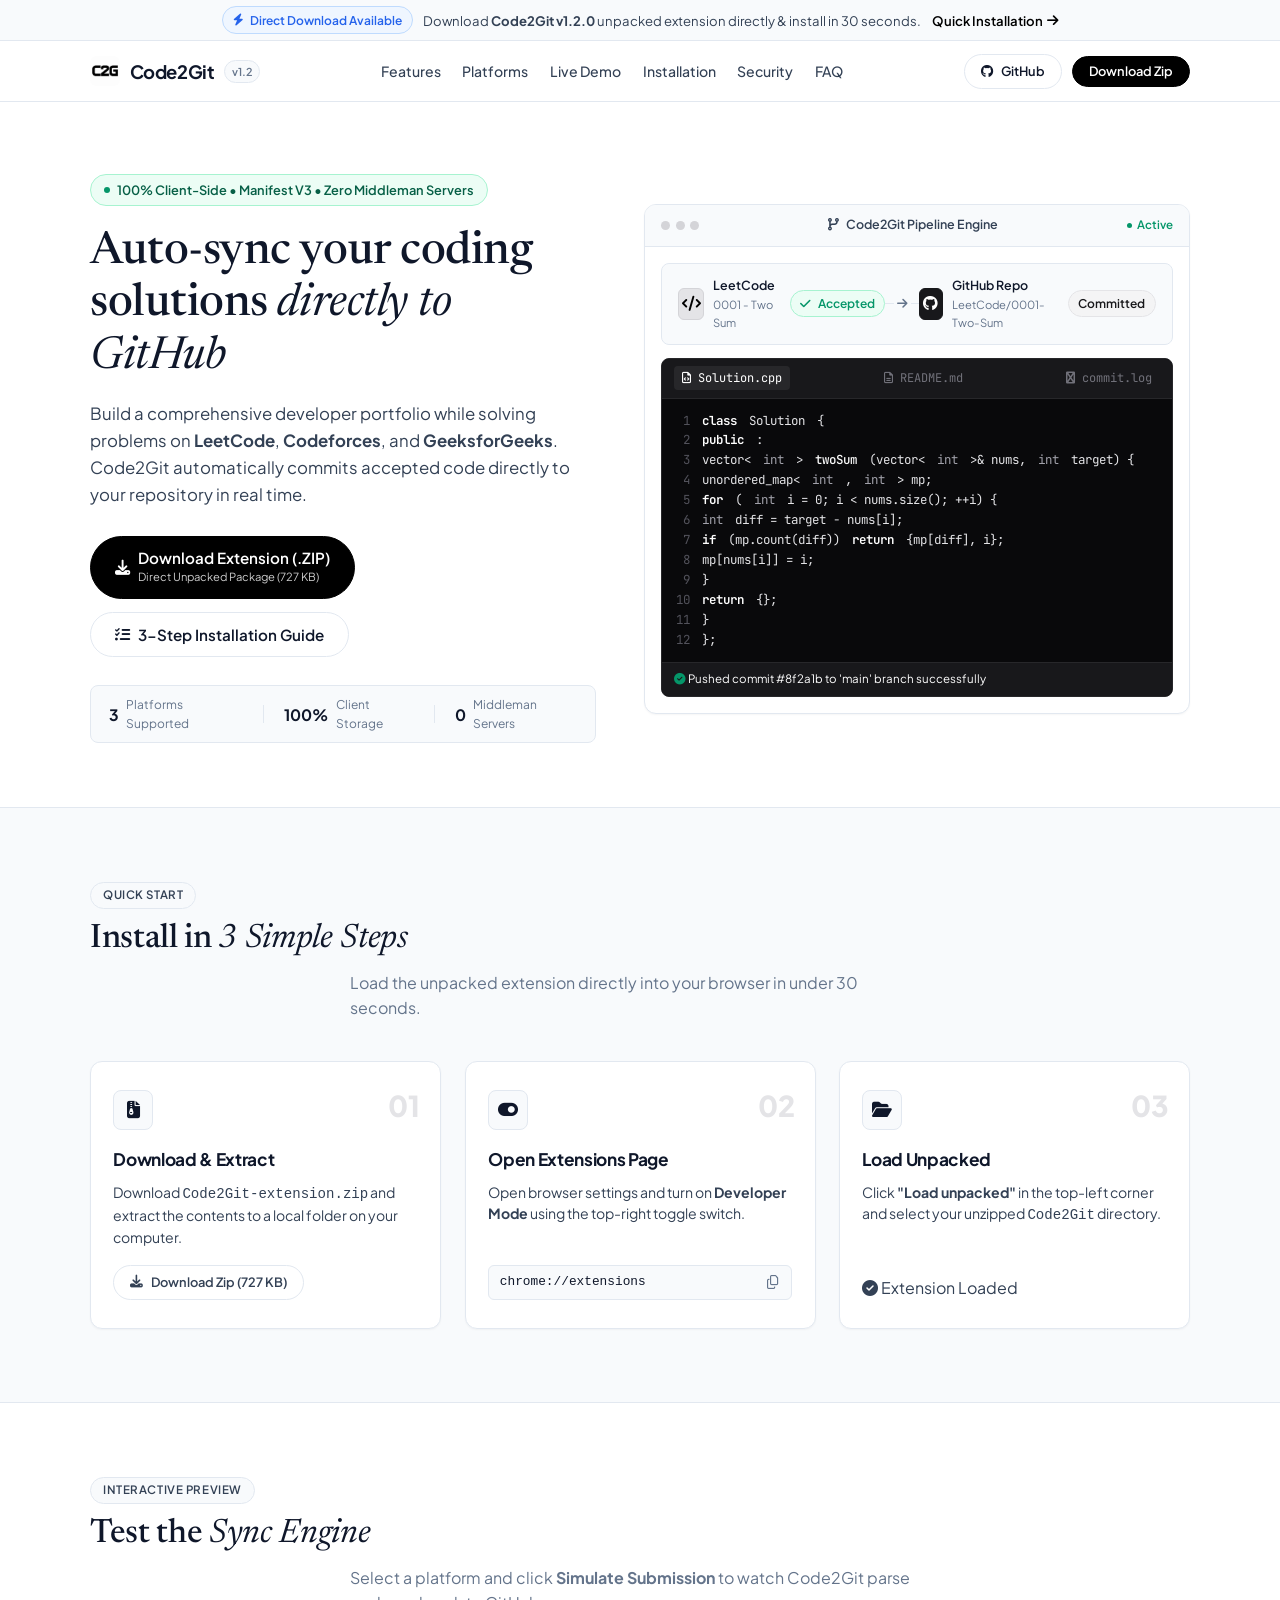
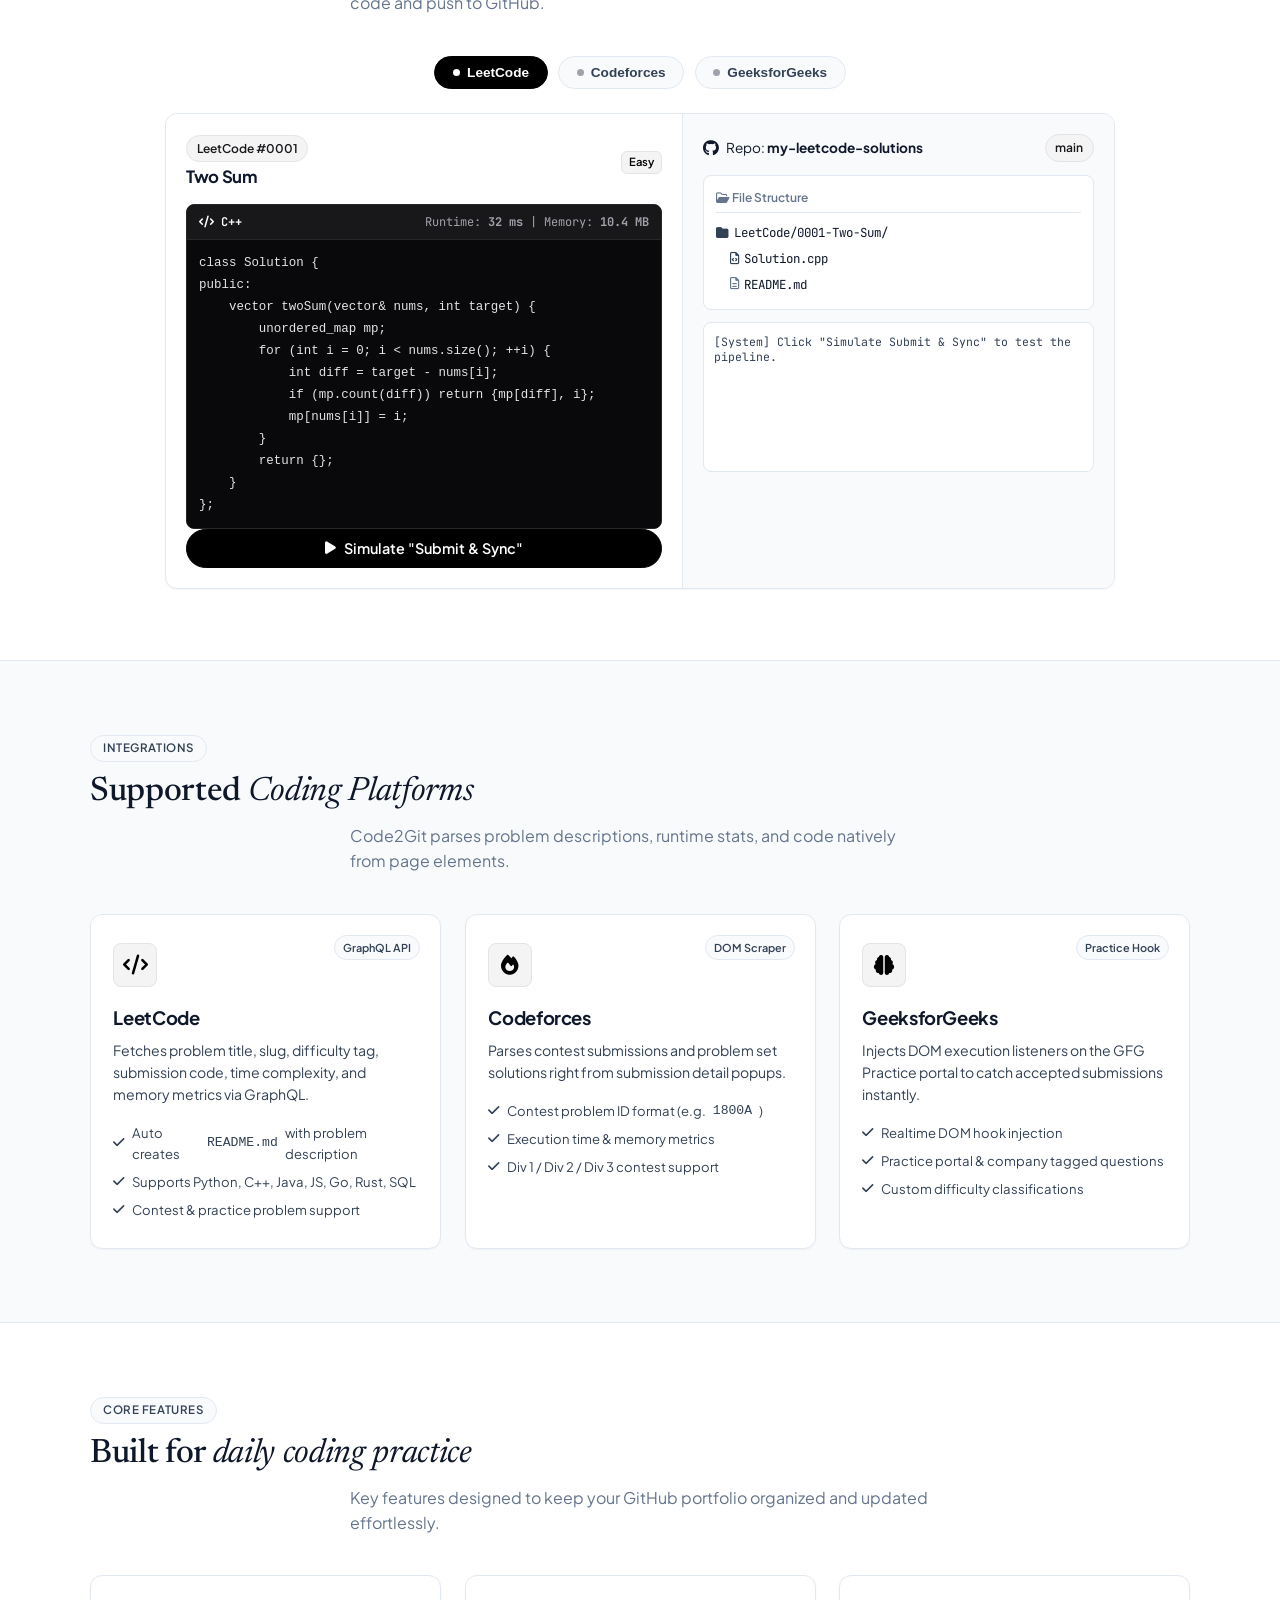
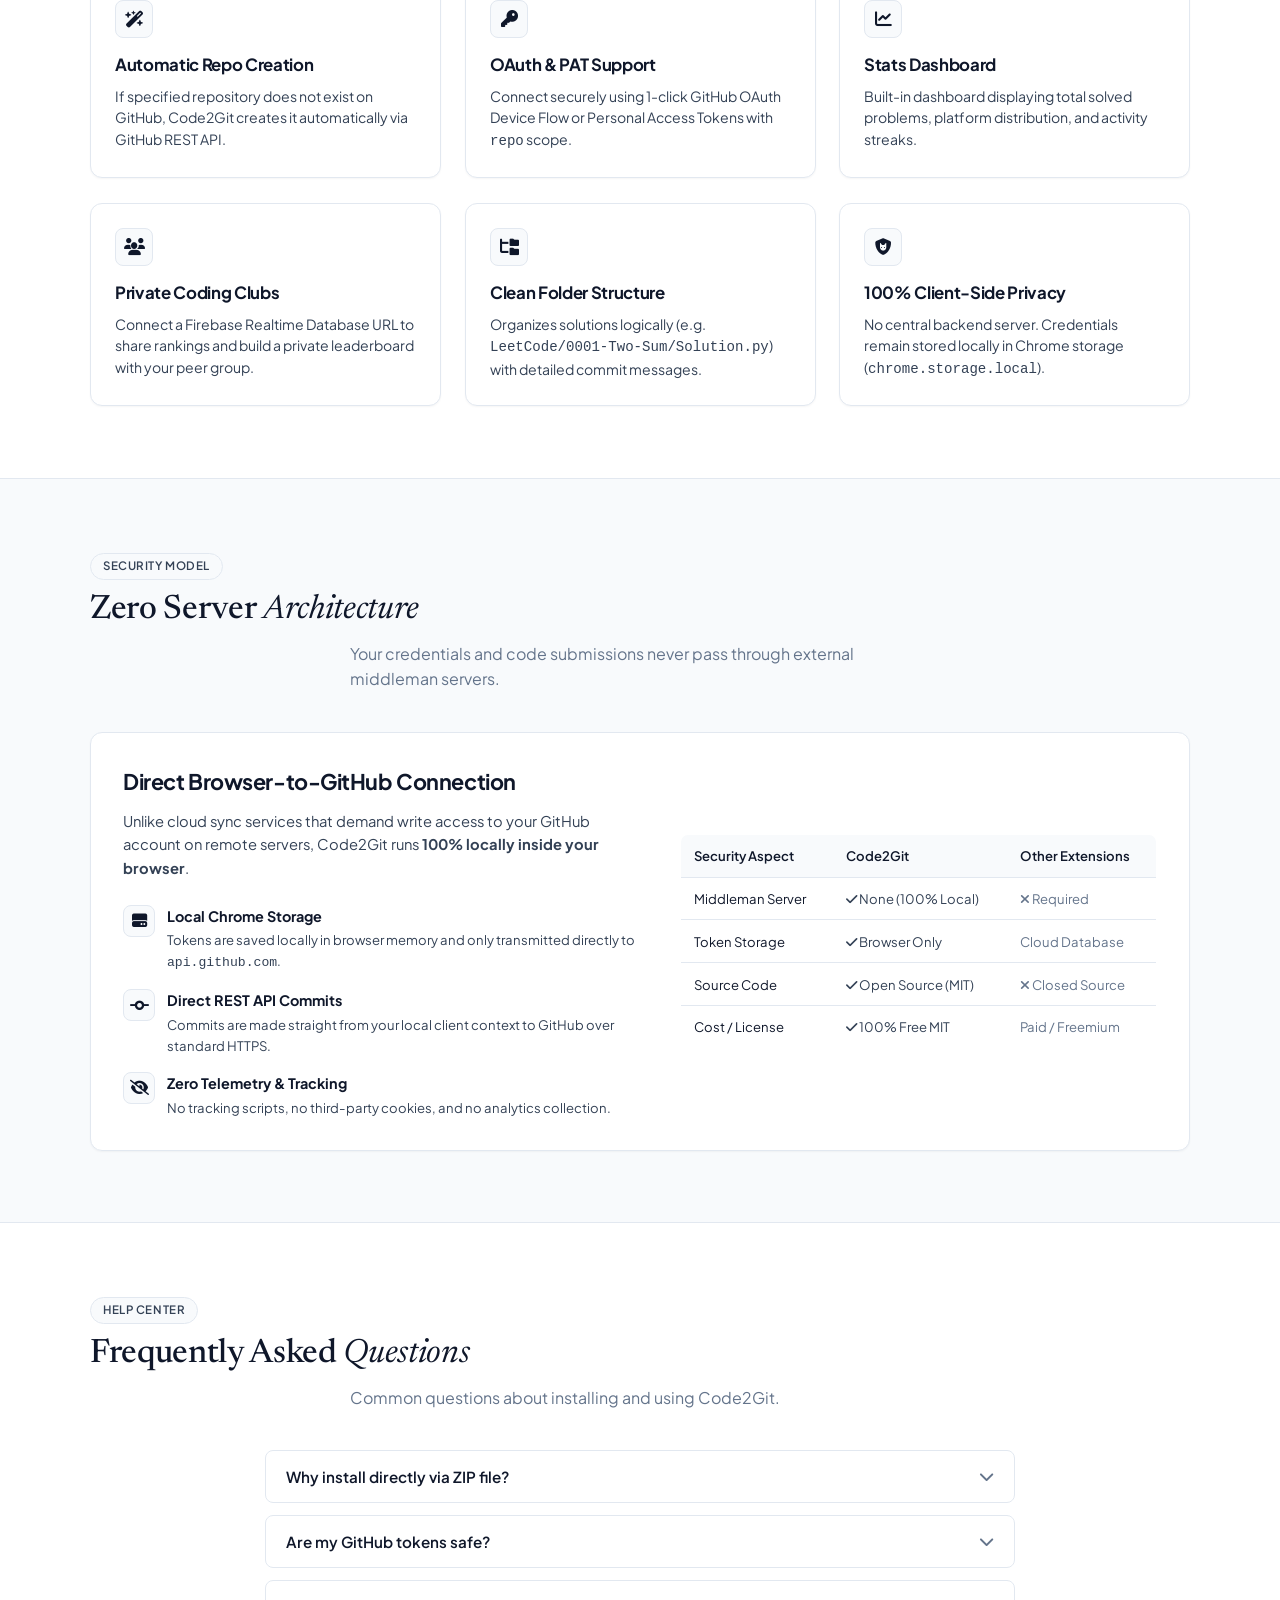
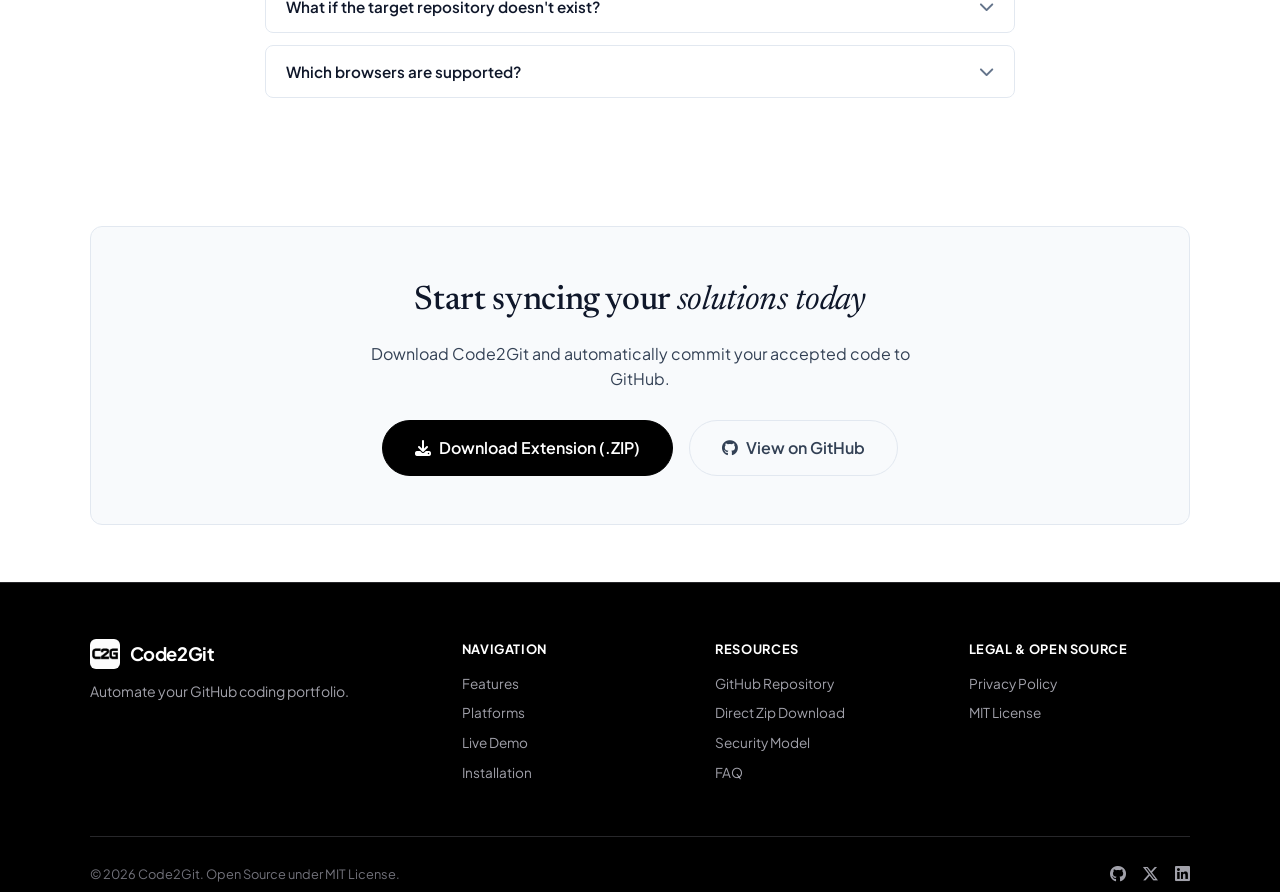
<file: website/index.html>
<!DOCTYPE html>
<html lang="en">
<head>
  <meta charset="UTF-8">
  <meta name="viewport" content="width=device-width, initial-scale=1.0">
  <title>Code2Git - Automated Solution Sync for LeetCode, Codeforces & GFG</title>
  <meta name="description" content="Download Code2Git extension directly. Automatically sync accepted solutions from LeetCode, Codeforces, and GeeksforGeeks to your GitHub repository in real time. 100% Client-Side & Secure.">
  <meta name="keywords" content="Code2Git, GitHub sync, LeetCode to GitHub, Codeforces to GitHub, GeeksforGeeks sync, browser extension, chrome extension direct download">
  
  <!-- Favicon -->
  <link rel="icon" type="image/png" href="assets/icons/icon128.png">

  <!-- Google Fonts: Newsreader (Editorial Serif), Plus Jakarta Sans, Inter, JetBrains Mono -->
  <link rel="preconnect" href="https://fonts.googleapis.com">
  <link rel="preconnect" href="https://fonts.gstatic.com" crossorigin>
  <link href="https://fonts.googleapis.com/css2?family=Inter:wght@400;500;600;700&family=JetBrains+Mono:wght@400;500;600&family=Newsreader:ital,opsz,wght@0,6..72,400;0,6..72,500;0,6..72,600;0,6..72,700;1,6..72,400;1,6..72,600&family=Plus+Jakarta+Sans:wght@500;600;700;800&display=swap" rel="stylesheet">
  
  <!-- FontAwesome Icons -->
  <link rel="stylesheet" href="https://cdnjs.cloudflare.com/ajax/libs/font-awesome/6.4.0/css/all.min.css">

  <!-- Stylesheet -->
  <link rel="stylesheet" href="styles.css">
</head>
<body>

  <!-- Top Announcement Bar (Subtle Blue Accent #1) -->
  <div class="announcement-bar">
    <div class="container announcement-content">
      <span class="badge badge-hero-announcement"><i class="fa-solid fa-bolt"></i> Direct Download Available</span>
      <span>Download <strong>Code2Git v1.2.0</strong> unpacked extension directly & install in 30 seconds.</span>
      <a href="#installation" class="announcement-link">Quick Installation <i class="fa-solid fa-arrow-right"></i></a>
    </div>
  </div>

  <!-- Header / Navigation -->
  <header class="navbar" id="navbar">
    <div class="container navbar-container">
      <a href="#" class="brand-logo">
        <img src="assets/icons/logo.png" alt="Code2Git Logo" class="logo-img">
        <span class="brand-name">Code2Git</span>
        <span class="brand-version">v1.2</span>
      </a>

      <nav class="nav-menu" id="navMenu">
        <a href="#features" class="nav-link">Features</a>
        <a href="#platforms" class="nav-link">Platforms</a>
        <a href="#demo" class="nav-link">Live Demo</a>
        <a href="#installation" class="nav-link">Installation</a>
        <a href="#security" class="nav-link">Security</a>
        <a href="#faq" class="nav-link">FAQ</a>
      </nav>

      <div class="nav-actions">
        <a href="https://github.com/krishnasahoo11156/Code2Git" target="_blank" rel="noopener" class="btn btn-secondary btn-pill btn-sm" title="View Source on GitHub">
          <i class="fa-brands fa-github"></i>
          <span>GitHub</span>
        </a>
        <button id="navDownloadBtn" class="btn btn-primary btn-pill btn-sm">
          <span>Download Zip</span>
        </button>
        <button class="mobile-toggle" id="mobileToggle" aria-label="Toggle menu">
          <i class="fa-solid fa-bars"></i>
        </button>
      </div>
    </div>
  </header>

  <main>
    <!-- Hero Section (Subtle Green Accent #2 & Accepted Status #3) -->
    <section class="hero-section">
      <div class="container hero-container">
        <div class="hero-content reveal-on-scroll">
          <div class="hero-badge">
            <span class="pulse-dot"></span>
            <span>100% Client-Side • Manifest V3 • Zero Middleman Servers</span>
          </div>

          <h1 class="hero-title serif-heading">
            Auto-sync your coding solutions <em>directly to GitHub</em>
          </h1>

          <p class="hero-description">
            Build a comprehensive developer portfolio while solving problems on 
            <strong>LeetCode</strong>, <strong>Codeforces</strong>, and <strong>GeeksforGeeks</strong>. 
            Code2Git automatically commits accepted code directly to your repository in real time.
          </p>

          <div class="hero-cta-group">
            <a href="Code2Git-extension.zip" download="Code2Git-extension.zip" id="heroDownloadBtn" class="btn btn-primary btn-pill btn-lg">
              <i class="fa-solid fa-download"></i>
              <div class="btn-text-wrapper">
                <span class="btn-main-text">Download Extension (.ZIP)</span>
                <span class="btn-sub-text">Direct Unpacked Package (727 KB)</span>
              </div>
            </a>

            <button id="openInstallModalBtn" class="btn btn-secondary btn-pill btn-lg">
              <i class="fa-solid fa-list-check"></i>
              <span>3-Step Installation Guide</span>
            </button>
          </div>

          <!-- Hero Metrics Bar -->
          <div class="hero-metrics-bar">
            <div class="metric-pill">
              <span class="metric-val">3</span>
              <span class="metric-lbl">Platforms Supported</span>
            </div>
            <div class="metric-divider"></div>
            <div class="metric-pill">
              <span class="metric-val">100%</span>
              <span class="metric-lbl">Client Storage</span>
            </div>
            <div class="metric-divider"></div>
            <div class="metric-pill">
              <span class="metric-val">0</span>
              <span class="metric-lbl">Middleman Servers</span>
            </div>
          </div>
        </div>

        <!-- Hero Visual Frame -->
        <div class="hero-visual reveal-on-scroll delay-1">
          <div class="window-card tilt-card" id="heroTiltCard">
            <div class="window-header">
              <div class="window-controls">
                <span class="dot dot-red"></span>
                <span class="dot dot-yellow"></span>
                <span class="dot dot-green"></span>
              </div>
              <div class="window-title">
                <i class="fa-solid fa-code-branch text-secondary"></i> Code2Git Pipeline Engine
              </div>
              <div class="window-status">
                <span class="status-indicator"></span> Active
              </div>
            </div>

            <div class="window-body">
              <!-- Sync Flow -->
              <div class="sync-pipeline">
                <div class="pipeline-step">
                  <div class="step-icon platform-lc"><i class="fa-solid fa-code"></i></div>
                  <div class="step-info">
                    <span class="step-label">LeetCode</span>
                    <span class="step-detail">0001 - Two Sum</span>
                  </div>
                  <span class="badge badge-success"><i class="fa-solid fa-check"></i> Accepted</span>
                </div>

                <div class="pipeline-arrow">
                  <div class="pulse-line"></div>
                  <i class="fa-solid fa-arrow-right arrow-icon"></i>
                </div>

                <div class="pipeline-step">
                  <div class="step-icon platform-gh"><i class="fa-brands fa-github"></i></div>
                  <div class="step-info">
                    <span class="step-label">GitHub Repo</span>
                    <span class="step-detail">LeetCode/0001-Two-Sum</span>
                  </div>
                  <span class="badge badge-accent">Committed</span>
                </div>
              </div>

              <!-- Terminal Box -->
              <div class="code-terminal">
                <div class="terminal-bar">
                  <span class="terminal-tab active"><i class="fa-regular fa-file-code"></i> Solution.cpp</span>
                  <span class="terminal-tab"><i class="fa-regular fa-file-lines"></i> README.md</span>
                  <span class="terminal-tab"><i class="fa-solid fa-git-alt"></i> commit.log</span>
                </div>
                <div class="terminal-content">
                  <div class="code-line"><span class="line-num">1</span> <span class="keyword">class</span> <span class="class-name">Solution</span> {</div>
                  <div class="code-line"><span class="line-num">2</span> <span class="keyword">public</span>:</div>
                  <div class="code-line"><span class="line-num">3</span>     vector&lt;<span class="type">int</span>&gt; <span class="func">twoSum</span>(vector&lt;<span class="type">int</span>&gt;&amp; nums, <span class="type">int</span> target) {</div>
                  <div class="code-line"><span class="line-num">4</span>         unordered_map&lt;<span class="type">int</span>, <span class="type">int</span>&gt; mp;</div>
                  <div class="code-line"><span class="line-num">5</span>         <span class="keyword">for</span> (<span class="type">int</span> i = 0; i &lt; nums.size(); ++i) {</div>
                  <div class="code-line"><span class="line-num">6</span>             <span class="type">int</span> diff = target - nums[i];</div>
                  <div class="code-line"><span class="line-num">7</span>             <span class="keyword">if</span> (mp.count(diff)) <span class="keyword">return</span> {mp[diff], i};</div>
                  <div class="code-line"><span class="line-num">8</span>             mp[nums[i]] = i;</div>
                  <div class="code-line"><span class="line-num">9</span>         }</div>
                  <div class="code-line"><span class="line-num">10</span>        <span class="keyword">return</span> {};</div>
                  <div class="code-line"><span class="line-num">11</span>    }</div>
                  <div class="code-line"><span class="line-num">12</span> };</div>
                </div>
                <div class="terminal-footer">
                  <span class="text-white"><i class="fa-solid fa-circle-check text-success"></i> Pushed commit #8f2a1b to 'main' branch successfully</span>
                </div>
              </div>
            </div>
          </div>
        </div>
      </div>
    </section>

    <!-- Quick Installation Section -->
    <section class="section section-dark" id="installation">
      <div class="container">
        <div class="section-header text-center reveal-on-scroll">
          <span class="section-tag">Quick Start</span>
          <h2 class="section-title serif-heading">Install in <em>3 Simple Steps</em></h2>
          <p class="section-subtitle">Load the unpacked extension directly into your browser in under 30 seconds.</p>
        </div>

        <div class="steps-grid">
          <!-- Step 1 -->
          <div class="step-card reveal-on-scroll delay-1 tilt-card">
            <div class="step-num">01</div>
            <div class="step-icon-wrapper"><i class="fa-solid fa-file-zipper"></i></div>
            <h3>Download & Extract</h3>
            <p>Download <code>Code2Git-extension.zip</code> and extract the contents to a local folder on your computer.</p>
            <a href="Code2Git-extension.zip" download="Code2Git-extension.zip" class="btn btn-outline btn-pill btn-sm">
              <i class="fa-solid fa-download"></i> Download Zip (727 KB)
            </a>
          </div>

          <!-- Step 2 -->
          <div class="step-card reveal-on-scroll delay-2 tilt-card">
            <div class="step-num">02</div>
            <div class="step-icon-wrapper"><i class="fa-solid fa-toggle-on"></i></div>
            <h3>Open Extensions Page</h3>
            <p>Open browser settings and turn on <strong>Developer Mode</strong> using the top-right toggle switch.</p>
            <div class="copy-box">
              <code>chrome://extensions</code>
              <button class="copy-btn" data-copy="chrome://extensions" title="Copy URL">
                <i class="fa-regular fa-copy"></i>
              </button>
            </div>
          </div>

          <!-- Step 3 -->
          <div class="step-card reveal-on-scroll delay-3 tilt-card">
            <div class="step-num">03</div>
            <div class="step-icon-wrapper"><i class="fa-solid fa-folder-open"></i></div>
            <h3>Load Unpacked</h3>
            <p>Click <strong>"Load unpacked"</strong> in the top-left corner and select your unzipped <code>Code2Git</code> directory.</p>
            <div class="step-badge text-secondary"><i class="fa-solid fa-circle-check"></i> Extension Loaded</div>
          </div>
        </div>
      </div>
    </section>

    <!-- Live Interactive Simulator Section -->
    <section class="section" id="demo">
      <div class="container">
        <div class="section-header text-center reveal-on-scroll">
          <span class="section-tag">Interactive Preview</span>
          <h2 class="section-title serif-heading">Test the <em>Sync Engine</em></h2>
          <p class="section-subtitle">Select a platform and click <strong>Simulate Submission</strong> to watch Code2Git parse code and push to GitHub.</p>
        </div>

        <div class="demo-wrapper reveal-on-scroll delay-1">
          <!-- Platform Tabs -->
          <div class="demo-tabs">
            <button class="demo-tab active" data-platform="leetcode">
              <span class="platform-dot"></span> LeetCode
            </button>
            <button class="demo-tab" data-platform="codeforces">
              <span class="platform-dot"></span> Codeforces
            </button>
            <button class="demo-tab" data-platform="gfg">
              <span class="platform-dot"></span> GeeksforGeeks
            </button>
          </div>

          <div class="demo-card tilt-card">
            <div class="demo-grid">
              <!-- Left Side: Code Simulation -->
              <div class="demo-editor-panel">
                <div class="panel-header">
                  <div class="panel-info">
                    <span id="demoProblemTag" class="badge badge-warning">LeetCode #0001</span>
                    <h3 id="demoProblemTitle">Two Sum</h3>
                  </div>
                  <span id="demoDifficulty" class="diff-tag diff-easy">Easy</span>
                </div>

                <div class="editor-box">
                  <div class="editor-header">
                    <span id="demoLangTag" class="lang-badge"><i class="fa-solid fa-code"></i> C++</span>
                    <span>Runtime: <strong id="demoRuntime">32 ms</strong> | Memory: <strong id="demoMemory">10.4 MB</strong></span>
                  </div>
                  <pre class="editor-code"><code id="demoCodeSnippet">class Solution {
public:
    vector<int> twoSum(vector<int>& nums, int target) {
        unordered_map<int, int> mp;
        for (int i = 0; i < nums.size(); ++i) {
            int diff = target - nums[i];
            if (mp.count(diff)) return {mp[diff], i};
            mp[nums[i]] = i;
        }
        return {};
    }
};</code></pre>
                </div>

                <div class="editor-actions">
                  <button id="runSimulateBtn" class="btn btn-primary btn-pill btn-block">
                    <i class="fa-solid fa-play"></i> Simulate "Submit & Sync"
                  </button>
                </div>
              </div>

              <!-- Right Side: GitHub Log -->
              <div class="demo-github-panel">
                <div class="panel-header">
                  <div class="repo-info">
                    <i class="fa-brands fa-github repo-icon"></i>
                    <span>Repo: <strong>my-leetcode-solutions</strong></span>
                  </div>
                  <span class="badge badge-accent">main</span>
                </div>

                <div class="repo-tree-box">
                  <div class="tree-header"><i class="fa-regular fa-folder-open"></i> File Structure</div>
                  <div class="tree-content" id="demoTreeContent">
                    <div class="tree-item tree-dir"><i class="fa-solid fa-folder text-secondary"></i> <span id="demoFolder">LeetCode/0001-Two-Sum/</span></div>
                    <div class="tree-item tree-file tree-indent"><i class="fa-regular fa-file-code text-secondary"></i> <span id="demoFileName">Solution.cpp</span></div>
                    <div class="tree-item tree-file tree-indent"><i class="fa-regular fa-file-lines text-muted"></i> README.md</div>
                  </div>
                </div>

                <div class="sim-log-box" id="simLogBox">
                  <div class="log-line text-muted">[System] Click "Simulate Submit & Sync" to test the pipeline.</div>
                </div>
              </div>
            </div>
          </div>
        </div>
      </div>
    </section>

    <!-- Supported Platforms Grid (Clean Neutral Icons) -->
    <section class="section section-dark" id="platforms">
      <div class="container">
        <div class="section-header text-center reveal-on-scroll">
          <span class="section-tag">Integrations</span>
          <h2 class="section-title serif-heading">Supported <em>Coding Platforms</em></h2>
          <p class="section-subtitle">Code2Git parses problem descriptions, runtime stats, and code natively from page elements.</p>
        </div>

        <div class="platforms-grid">
          <!-- LeetCode Card -->
          <div class="platform-card card-lc reveal-on-scroll delay-1 tilt-card">
            <div class="card-badge">GraphQL API</div>
            <div class="platform-icon"><i class="fa-solid fa-code"></i></div>
            <h3>LeetCode</h3>
            <p>Fetches problem title, slug, difficulty tag, submission code, time complexity, and memory metrics via GraphQL.</p>
            <ul class="feature-bullets">
              <li><i class="fa-solid fa-check text-secondary"></i> Auto creates <code>README.md</code> with problem description</li>
              <li><i class="fa-solid fa-check text-secondary"></i> Supports Python, C++, Java, JS, Go, Rust, SQL</li>
              <li><i class="fa-solid fa-check text-secondary"></i> Contest & practice problem support</li>
            </ul>
          </div>

          <!-- Codeforces Card -->
          <div class="platform-card card-cf reveal-on-scroll delay-2 tilt-card">
            <div class="card-badge">DOM Scraper</div>
            <div class="platform-icon"><i class="fa-solid fa-fire"></i></div>
            <h3>Codeforces</h3>
            <p>Parses contest submissions and problem set solutions right from submission detail popups.</p>
            <ul class="feature-bullets">
              <li><i class="fa-solid fa-check text-secondary"></i> Contest problem ID format (e.g. <code>1800A</code>)</li>
              <li><i class="fa-solid fa-check text-secondary"></i> Execution time & memory metrics</li>
              <li><i class="fa-solid fa-check text-secondary"></i> Div 1 / Div 2 / Div 3 contest support</li>
            </ul>
          </div>

          <!-- GeeksforGeeks Card -->
          <div class="platform-card card-gfg reveal-on-scroll delay-3 tilt-card">
            <div class="card-badge">Practice Hook</div>
            <div class="platform-icon"><i class="fa-solid fa-brain"></i></div>
            <h3>GeeksforGeeks</h3>
            <p>Injects DOM execution listeners on the GFG Practice portal to catch accepted submissions instantly.</p>
            <ul class="feature-bullets">
              <li><i class="fa-solid fa-check text-secondary"></i> Realtime DOM hook injection</li>
              <li><i class="fa-solid fa-check text-secondary"></i> Practice portal & company tagged questions</li>
              <li><i class="fa-solid fa-check text-secondary"></i> Custom difficulty classifications</li>
            </ul>
          </div>
        </div>
      </div>
    </section>

    <!-- Key Features Section -->
    <section class="section" id="features">
      <div class="container">
        <div class="section-header text-center reveal-on-scroll">
          <span class="section-tag">Core Features</span>
          <h2 class="section-title serif-heading">Built for <em>daily coding practice</em></h2>
          <p class="section-subtitle">Key features designed to keep your GitHub portfolio organized and updated effortlessly.</p>
        </div>

        <div class="features-grid">
          <div class="feature-card reveal-on-scroll delay-1 tilt-card">
            <div class="f-icon"><i class="fa-solid fa-wand-magic-sparkles"></i></div>
            <h3>Automatic Repo Creation</h3>
            <p>If specified repository does not exist on GitHub, Code2Git creates it automatically via GitHub REST API.</p>
          </div>

          <div class="feature-card reveal-on-scroll delay-2 tilt-card">
            <div class="f-icon"><i class="fa-solid fa-key"></i></div>
            <h3>OAuth & PAT Support</h3>
            <p>Connect securely using 1-click GitHub OAuth Device Flow or Personal Access Tokens with <code>repo</code> scope.</p>
          </div>

          <div class="feature-card reveal-on-scroll delay-3 tilt-card">
            <div class="f-icon"><i class="fa-solid fa-chart-line"></i></div>
            <h3>Stats Dashboard</h3>
            <p>Built-in dashboard displaying total solved problems, platform distribution, and activity streaks.</p>
          </div>

          <div class="feature-card reveal-on-scroll delay-1 tilt-card">
            <div class="f-icon"><i class="fa-solid fa-users"></i></div>
            <h3>Private Coding Clubs</h3>
            <p>Connect a Firebase Realtime Database URL to share rankings and build a private leaderboard with your peer group.</p>
          </div>

          <div class="feature-card reveal-on-scroll delay-2 tilt-card">
            <div class="f-icon"><i class="fa-solid fa-folder-tree"></i></div>
            <h3>Clean Folder Structure</h3>
            <p>Organizes solutions logically (e.g. <code>LeetCode/0001-Two-Sum/Solution.py</code>) with detailed commit messages.</p>
          </div>

          <div class="feature-card reveal-on-scroll delay-3 tilt-card">
            <div class="f-icon"><i class="fa-solid fa-shield-cat"></i></div>
            <h3>100% Client-Side Privacy</h3>
            <p>No central backend server. Credentials remain stored locally in Chrome storage (<code>chrome.storage.local</code>).</p>
          </div>
        </div>
      </div>
    </section>

    <!-- Security & Privacy Section -->
    <section class="section section-dark" id="security">
      <div class="container">
        <div class="section-header text-center reveal-on-scroll">
          <span class="section-tag">Security Model</span>
          <h2 class="section-title serif-heading">Zero Server <em>Architecture</em></h2>
          <p class="section-subtitle">Your credentials and code submissions never pass through external middleman servers.</p>
        </div>

        <div class="security-card reveal-on-scroll delay-1">
          <div class="security-grid">
            <div class="security-text">
              <h3>Direct Browser-to-GitHub Connection</h3>
              <p>Unlike cloud sync services that demand write access to your GitHub account on remote servers, Code2Git runs <strong>100% locally inside your browser</strong>.</p>
              
              <div class="sec-points">
                <div class="sec-point">
                  <div class="sec-icon"><i class="fa-solid fa-hard-drive"></i></div>
                  <div>
                    <strong>Local Chrome Storage</strong>
                    <p>Tokens are saved locally in browser memory and only transmitted directly to <code>api.github.com</code>.</p>
                  </div>
                </div>

                <div class="sec-point">
                  <div class="sec-icon"><i class="fa-solid fa-code-commit"></i></div>
                  <div>
                    <strong>Direct REST API Commits</strong>
                    <p>Commits are made straight from your local client context to GitHub over standard HTTPS.</p>
                  </div>
                </div>

                <div class="sec-point">
                  <div class="sec-icon"><i class="fa-solid fa-eye-slash"></i></div>
                  <div>
                    <strong>Zero Telemetry & Tracking</strong>
                    <p>No tracking scripts, no third-party cookies, and no analytics collection.</p>
                  </div>
                </div>
              </div>
            </div>

            <!-- Comparison Table -->
            <div class="comparison-box">
              <table class="comp-table">
                <thead>
                  <tr>
                    <th>Security Aspect</th>
                    <th>Code2Git</th>
                    <th>Other Extensions</th>
                  </tr>
                </thead>
                <tbody>
                  <tr>
                    <td>Middleman Server</td>
                    <td class="text-secondary"><i class="fa-solid fa-check"></i> None (100% Local)</td>
                    <td class="text-muted"><i class="fa-solid fa-xmark"></i> Required</td>
                  </tr>
                  <tr>
                    <td>Token Storage</td>
                    <td class="text-secondary"><i class="fa-solid fa-check"></i> Browser Only</td>
                    <td class="text-muted">Cloud Database</td>
                  </tr>
                  <tr>
                    <td>Source Code</td>
                    <td class="text-secondary"><i class="fa-solid fa-check"></i> Open Source (MIT)</td>
                    <td class="text-muted"><i class="fa-solid fa-xmark"></i> Closed Source</td>
                  </tr>
                  <tr>
                    <td>Cost / License</td>
                    <td class="text-secondary"><i class="fa-solid fa-check"></i> 100% Free MIT</td>
                    <td class="text-muted">Paid / Freemium</td>
                  </tr>
                </tbody>
              </table>
            </div>
          </div>
        </div>
      </div>
    </section>

    <!-- FAQ Section -->
    <section class="section" id="faq">
      <div class="container">
        <div class="section-header text-center reveal-on-scroll">
          <span class="section-tag">Help Center</span>
          <h2 class="section-title serif-heading">Frequently Asked <em>Questions</em></h2>
          <p class="section-subtitle">Common questions about installing and using Code2Git.</p>
        </div>

        <div class="faq-list reveal-on-scroll delay-1">
          <div class="faq-item">
            <button class="faq-question">
              <span>Why install directly via ZIP file?</span>
              <i class="fa-solid fa-chevron-down faq-icon"></i>
            </button>
            <div class="faq-answer">
              <p>Direct installation allows you to get instant updates, inspect the uncompiled open-source code yourself, and run the extension without waiting for store publishing delays.</p>
            </div>
          </div>

          <div class="faq-item">
            <button class="faq-question">
              <span>Are my GitHub tokens safe?</span>
              <i class="fa-solid fa-chevron-down faq-icon"></i>
            </button>
            <div class="faq-answer">
              <p>Yes. Code2Git stores your GitHub Personal Access Token (PAT) or OAuth token strictly in Chrome's <code>chrome.storage.local</code>. It is only sent directly to official GitHub API endpoints.</p>
            </div>
          </div>

          <div class="faq-item">
            <button class="faq-question">
              <span>What if the target repository doesn't exist?</span>
              <i class="fa-solid fa-chevron-down faq-icon"></i>
            </button>
            <div class="faq-answer">
              <p>Code2Git will automatically create the repository under your GitHub account when your first accepted solution is synced.</p>
            </div>
          </div>

          <div class="faq-item">
            <button class="faq-question">
              <span>Which browsers are supported?</span>
              <i class="fa-solid fa-chevron-down faq-icon"></i>
            </button>
            <div class="faq-answer">
              <p>Code2Git works on any modern Chromium-based browser supporting Manifest V3, including Google Chrome, Microsoft Edge, Brave, Opera, and Vivaldi.</p>
            </div>
          </div>
        </div>
      </div>
    </section>

    <!-- Download CTA Banner -->
    <section class="section section-cta">
      <div class="container">
        <div class="cta-box reveal-on-scroll">
          <div class="cta-content text-center">
            <h2 class="cta-title serif-heading">Start syncing your <em>solutions today</em></h2>
            <p class="cta-subtitle">Download Code2Git and automatically commit your accepted code to GitHub.</p>
            <div class="cta-actions">
              <a href="Code2Git-extension.zip" download="Code2Git-extension.zip" class="btn btn-primary btn-pill btn-xl">
                <i class="fa-solid fa-download"></i> Download Extension (.ZIP)
              </a>
              <a href="https://github.com/krishnasahoo11156/Code2Git" target="_blank" rel="noopener" class="btn btn-outline btn-pill btn-xl">
                <i class="fa-brands fa-github"></i> View on GitHub
              </a>
            </div>
          </div>
        </div>
      </div>
    </section>
  </main>

  <!-- YC-Style High-Contrast Pure Black Footer -->
  <footer class="yc-footer">
    <div class="container yc-footer-container">
      <!-- Left Lockup -->
      <div class="yc-footer-brand">
        <div class="brand-logo">
          <img src="assets/icons/logo.png" alt="Code2Git Logo" class="logo-img">
          <span class="brand-name text-white">Code2Git</span>
        </div>
        <p class="yc-tagline">Automate your GitHub coding portfolio.</p>
      </div>

      <!-- Links Grid -->
      <div class="yc-footer-columns">
        <div class="yc-footer-col">
          <h4 class="yc-col-title">Navigation</h4>
          <a href="#features" class="yc-link">Features</a>
          <a href="#platforms" class="yc-link">Platforms</a>
          <a href="#demo" class="yc-link">Live Demo</a>
          <a href="#installation" class="yc-link">Installation</a>
        </div>
        <div class="yc-footer-col">
          <h4 class="yc-col-title">Resources</h4>
          <a href="https://github.com/krishnasahoo11156/Code2Git" target="_blank" class="yc-link">GitHub Repository</a>
          <a href="Code2Git-extension.zip" download="Code2Git-extension.zip" class="yc-link">Direct Zip Download</a>
          <a href="#security" class="yc-link">Security Model</a>
          <a href="#faq" class="yc-link">FAQ</a>
        </div>
        <div class="yc-footer-col">
          <h4 class="yc-col-title">Legal & Open Source</h4>
          <a href="https://github.com/krishnasahoo11156/Code2Git/blob/main/PRIVACY_POLICY.md" target="_blank" class="yc-link">Privacy Policy</a>
          <a href="https://github.com/krishnasahoo11156/Code2Git/blob/main/LICENSE" target="_blank" class="yc-link">MIT License</a>
        </div>
      </div>
    </div>

    <!-- Bottom Row -->
    <div class="container">
      <div class="yc-footer-bottom">
        <span class="yc-copyright">&copy; 2026 Code2Git. Open Source under MIT License.</span>
        <div class="yc-social-links">
          <a href="https://github.com/krishnasahoo11156/Code2Git" target="_blank" aria-label="GitHub" class="yc-social-icon"><i class="fa-brands fa-github"></i></a>
          <a href="#" aria-label="Twitter" class="yc-social-icon"><i class="fa-brands fa-x-twitter"></i></a>
          <a href="#" aria-label="LinkedIn" class="yc-social-icon"><i class="fa-brands fa-linkedin"></i></a>
        </div>
      </div>
    </div>
  </footer>

  <!-- Installation Modal Dialog -->
  <div class="modal-backdrop" id="installModalBackdrop">
    <div class="modal-dialog">
      <div class="modal-header">
        <div class="modal-title">
          <i class="fa-solid fa-download"></i>
          <span>How to Install Unpacked Extension</span>
        </div>
        <button class="modal-close" id="closeInstallModalBtn" aria-label="Close modal">
          <i class="fa-solid fa-xmark"></i>
        </button>
      </div>

      <div class="modal-body">
        <div class="modal-alert">
          <i class="fa-solid fa-circle-info"></i>
          <div>
            Follow these 3 simple steps to load <code>Code2Git-extension.zip</code> in your browser:
          </div>
        </div>

        <div class="modal-download-box">
          <a href="Code2Git-extension.zip" download="Code2Git-extension.zip" class="btn btn-primary btn-pill btn-block">
            <i class="fa-solid fa-download"></i> Download Extension (.ZIP)
          </a>
        </div>

        <div class="modal-steps">
          <div class="m-step">
            <div class="m-step-num">1</div>
            <div class="m-step-content">
              <h4>Extract the Zip File</h4>
              <p>Unzip <code>Code2Git-extension.zip</code> to any local folder on your computer.</p>
            </div>
          </div>

          <div class="m-step">
            <div class="m-step-num">2</div>
            <div class="m-step-content">
              <h4>Open Extensions & Enable Developer Mode</h4>
              <p>Visit your browser extension manager and toggle <strong>Developer Mode</strong> on (top-right):</p>
              <div class="browser-urls">
                <div class="url-chip">
                  <span>Chrome:</span> <code>chrome://extensions</code>
                  <button class="copy-btn" data-copy="chrome://extensions"><i class="fa-regular fa-copy"></i></button>
                </div>
                <div class="url-chip">
                  <span>Edge:</span> <code>edge://extensions</code>
                  <button class="copy-btn" data-copy="edge://extensions"><i class="fa-regular fa-copy"></i></button>
                </div>
                <div class="url-chip">
                  <span>Brave:</span> <code>brave://extensions</code>
                  <button class="copy-btn" data-copy="brave://extensions"><i class="fa-regular fa-copy"></i></button>
                </div>
              </div>
            </div>
          </div>

          <div class="m-step">
            <div class="m-step-num">3</div>
            <div class="m-step-content">
              <h4>Click "Load Unpacked"</h4>
              <p>Click <strong>"Load unpacked"</strong> in the top-left corner and select your unzipped <code>Code2Git</code> directory.</p>
            </div>
          </div>
        </div>
      </div>

      <div class="modal-footer">
        <button class="btn btn-secondary btn-pill" id="closeInstallModalBtn2">Close</button>
      </div>
    </div>
  </div>

  <!-- Toast Container -->
  <div id="toastContainer" class="toast-container"></div>

  <!-- JavaScript -->
  <script src="main.js"></script>
</body>
</html>
</file>
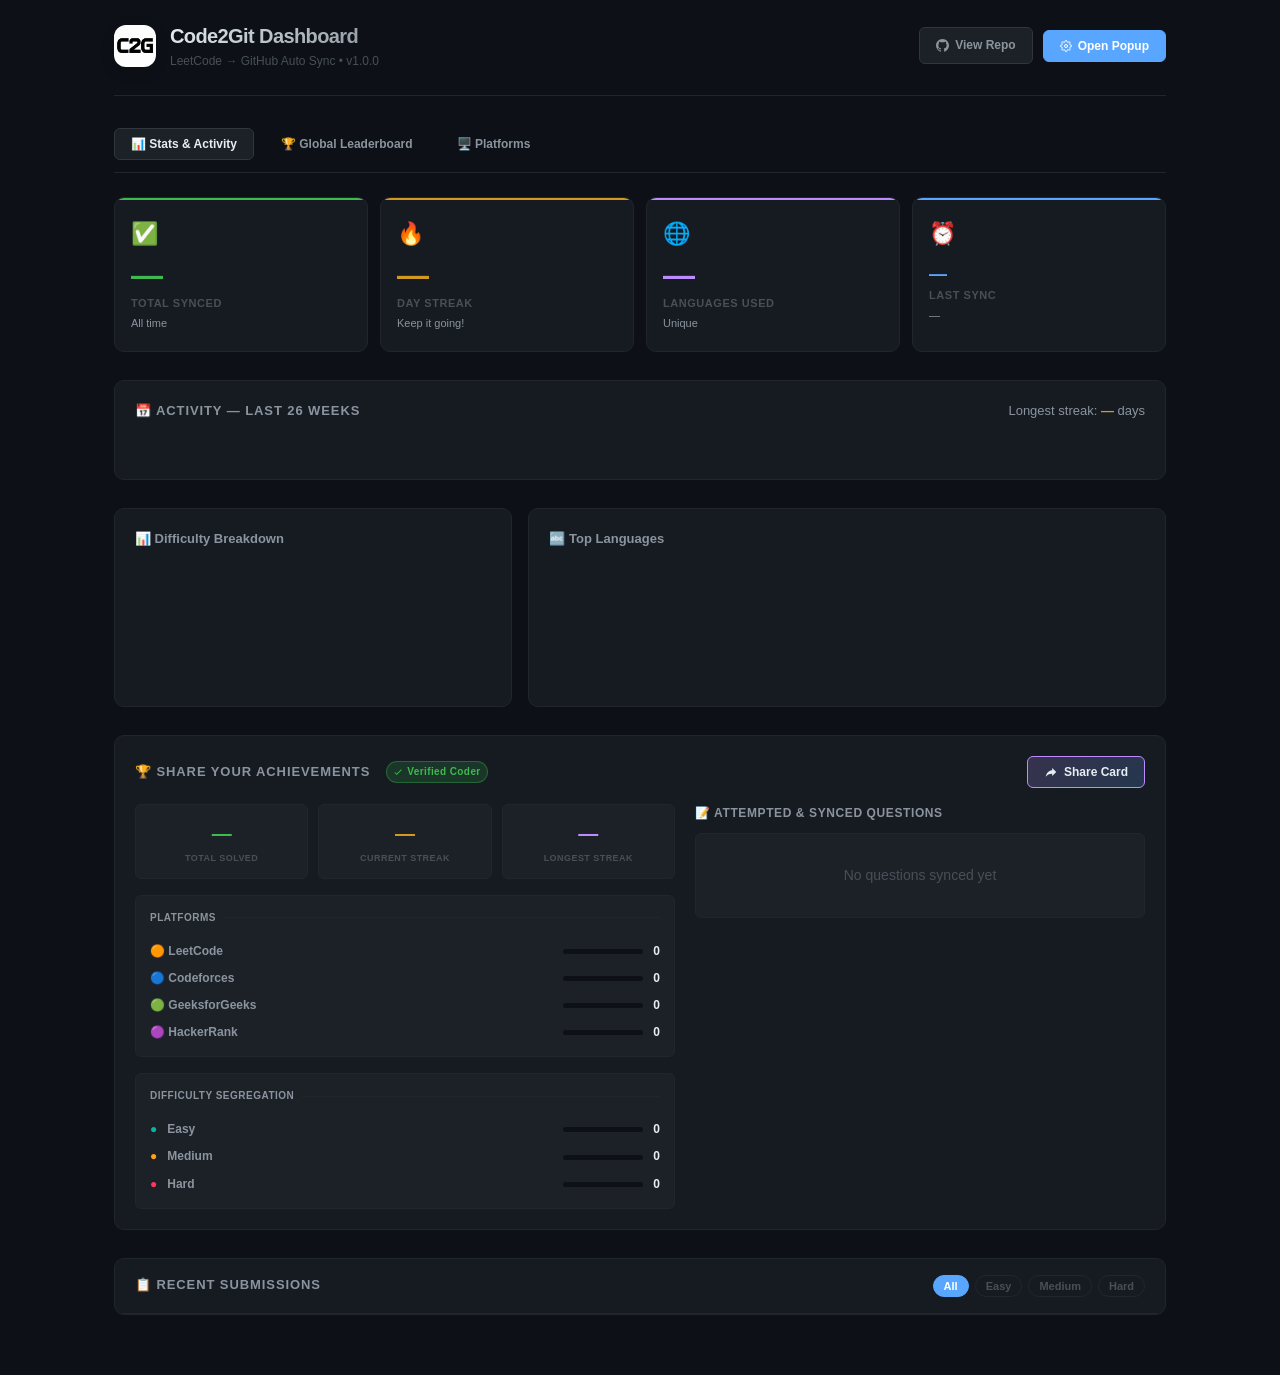
<file: dashboard.html>
<!DOCTYPE html>
<html lang="en">
<head>
  <meta charset="UTF-8" />
  <meta name="viewport" content="width=device-width, initial-scale=1.0" />
  <title>Code2Git — Dashboard</title>
  <style>
    /* ── Reset ──────────────────────────────────────────────────────── */
    *, *::before, *::after { box-sizing: border-box; margin: 0; padding: 0; }

    :root {
      --bg:         #0d1117;
      --surface:    #161b22;
      --surface2:   #1c2128;
      --border:     #30363d;
      --border2:    #21262d;
      --accent:     #58a6ff;
      --accent-h:   #388bfd;
      --green:      #3fb950;
      --green-dim:  #196c2e;
      --red:        #f85149;
      --orange:     #d29922;
      --purple:     #bc8cff;
      --text:       #e6edf3;
      --text-muted: #8b949e;
      --text-dim:   #484f58;
      --easy:       #00b8a3;
      --medium:     #ffa116;
      --hard:       #ff375f;
      --radius:     10px;
      --radius-sm:  6px;
    }

    html, body {
      min-height: 100%;
      background: var(--bg);
      color: var(--text);
      font-family: -apple-system, BlinkMacSystemFont, "Segoe UI", Roboto,
                   "Helvetica Neue", Arial, sans-serif;
      font-size: 14px;
      line-height: 1.6;
    }

    /* ── Layout ──────────────────────────────────────────────────────── */
    .page { max-width: 1100px; margin: 0 auto; padding: 0 24px 60px; }

    /* ── Header ──────────────────────────────────────────────────────── */
    .topbar {
      display: flex;
      align-items: center;
      justify-content: space-between;
      padding: 20px 0 24px;
      border-bottom: 1px solid var(--border2);
      margin-bottom: 32px;
    }
    .topbar-left { display: flex; align-items: center; gap: 14px; }
    .logo {
      width: 42px; height: 42px;
      border-radius: 12px;
      box-shadow: 0 4px 14px rgba(0,0,0,0.15);
    }
    .brand-name {
      font-size: 20px; font-weight: 800;
      letter-spacing: -0.03em;
      background: linear-gradient(135deg, #e6edf3 0%, #8b949e 100%);
      -webkit-background-clip: text;
      -webkit-text-fill-color: transparent;
    }
    .brand-sub { font-size: 12px; color: var(--text-dim); }
    .topbar-right { display: flex; gap: 10px; align-items: center; }
    .btn {
      padding: 8px 16px; border-radius: var(--radius-sm);
      border: 1px solid var(--border); background: var(--surface2);
      color: var(--text-muted); font-size: 12px; font-weight: 600;
      cursor: pointer; font-family: inherit;
      transition: all 0.15s; text-decoration: none; display: inline-flex;
      align-items: center; gap: 6px;
    }
    .btn:hover { border-color: var(--accent); color: var(--accent); background: rgba(88,166,255,0.06); }
    .btn-accent { background: var(--accent); color: #fff; border-color: var(--accent); }
    .btn-accent:hover { background: var(--accent-h); color: #fff; border-color: var(--accent-h); }

    /* ── Section Titles ──────────────────────────────────────────────── */
    .section-title {
      font-size: 13px; font-weight: 700;
      text-transform: uppercase; letter-spacing: 0.07em;
      color: var(--text-muted); margin-bottom: 14px;
      display: flex; align-items: center; gap: 8px;
    }
    .section-title::after {
      content: ""; flex: 1; height: 1px; background: var(--border2);
    }

    /* ── Stats Cards ─────────────────────────────────────────────────── */
    .stats-grid {
      display: grid;
      grid-template-columns: repeat(4, 1fr);
      gap: 12px;
      margin-bottom: 28px;
    }
    @media (max-width: 700px) { .stats-grid { grid-template-columns: repeat(2,1fr); } }
    .stat-card {
      background: var(--surface);
      border: 1px solid var(--border2);
      border-radius: var(--radius);
      padding: 18px 16px;
      position: relative;
      overflow: hidden;
      transition: border-color 0.2s, transform 0.2s;
    }
    .stat-card:hover { border-color: var(--border); transform: translateY(-2px); }
    .stat-card::before {
      content: ""; position: absolute;
      top: 0; left: 0; right: 0; height: 2px;
      background: var(--card-accent, var(--accent));
    }
    .stat-card .icon {
      font-size: 22px; margin-bottom: 8px; display: block;
    }
    .stat-card .num {
      font-size: 32px; font-weight: 800; line-height: 1;
      color: var(--card-accent, var(--accent));
      margin-bottom: 4px;
      font-variant-numeric: tabular-nums;
    }
    .stat-card .lbl {
      font-size: 11px; font-weight: 600;
      text-transform: uppercase; letter-spacing: 0.05em;
      color: var(--text-dim);
    }
    .stat-card .sub {
      font-size: 11px; color: var(--text-muted); margin-top: 2px;
    }

    /* ── Charts Row ──────────────────────────────────────────────────── */
    .charts-row {
      display: grid;
      grid-template-columns: 1fr 1.6fr;
      gap: 16px;
      margin-bottom: 28px;
    }
    @media (max-width: 700px) { .charts-row { grid-template-columns: 1fr; } }
    .chart-card {
      background: var(--surface);
      border: 1px solid var(--border2);
      border-radius: var(--radius);
      padding: 20px;
    }
    .chart-title {
      font-size: 13px; font-weight: 700;
      color: var(--text-muted); margin-bottom: 16px;
    }

    /* Donut Chart */
    .donut-wrap {
      display: flex; align-items: center; gap: 20px;
    }
    .donut-svg { flex-shrink: 0; }
    .donut-legend { flex: 1; }
    .legend-item {
      display: flex; align-items: center; gap: 8px;
      margin-bottom: 10px; font-size: 12px;
    }
    .legend-dot { width: 10px; height: 10px; border-radius: 3px; flex-shrink: 0; }
    .legend-label { color: var(--text-muted); flex: 1; }
    .legend-val { font-weight: 700; color: var(--text); }
    .legend-pct { font-size: 10px; color: var(--text-dim); margin-left: 4px; }

    /* Bar Chart */
    .bar-chart { display: flex; flex-direction: column; gap: 10px; }
    .bar-row { display: flex; align-items: center; gap: 10px; }
    .bar-label { font-size: 11px; color: var(--text-muted); width: 72px; text-align: right; flex-shrink: 0; white-space: nowrap; overflow: hidden; text-overflow: ellipsis; }
    .bar-track { flex: 1; height: 8px; background: var(--surface2); border-radius: 4px; overflow: hidden; }
    .bar-fill { height: 100%; border-radius: 4px; transition: width 0.8s cubic-bezier(0.34,1.2,0.64,1); }
    .bar-count { font-size: 11px; font-weight: 700; color: var(--text); width: 28px; }

    /* ── Heatmap ─────────────────────────────────────────────────────── */
    .heatmap-card {
      background: var(--surface);
      border: 1px solid var(--border2);
      border-radius: var(--radius);
      padding: 20px;
      margin-bottom: 28px;
      overflow-x: auto;
    }
    .heatmap-header {
      display: flex; justify-content: space-between;
      align-items: center; margin-bottom: 16px;
    }
    .heatmap-streak {
      font-size: 13px; color: var(--text-muted);
    }
    .heatmap-streak span { color: var(--orange); font-weight: 700; }
    #heatmapGrid {
      display: flex; gap: 3px;
    }
    .heatmap-col { display: flex; flex-direction: column; gap: 3px; }
    .heatmap-cell {
      width: 12px; height: 12px; border-radius: 2px;
      background: var(--surface2);
      cursor: default;
      transition: transform 0.1s;
    }
    .heatmap-cell:hover { transform: scale(1.4); }
    .heatmap-cell.lvl-1 { background: #0e4429; }
    .heatmap-cell.lvl-2 { background: #006d32; }
    .heatmap-cell.lvl-3 { background: #26a641; }
    .heatmap-cell.lvl-4 { background: #39d353; }
    .heatmap-months {
      position: relative;
      height: 18px;
      margin-bottom: 4px;
    }
    .heatmap-month-label {
      position: absolute;
      font-size: 9px;
      color: var(--text-dim);
      white-space: nowrap;
    }

    /* ── History Table ───────────────────────────────────────────────── */
    .history-card {
      background: var(--surface);
      border: 1px solid var(--border2);
      border-radius: var(--radius);
      overflow: hidden;
    }
    .history-header {
      display: flex; justify-content: space-between; align-items: center;
      padding: 16px 20px; border-bottom: 1px solid var(--border2);
    }
    .history-filter {
      display: flex; gap: 6px;
    }
    .filter-btn {
      padding: 4px 10px; border-radius: 20px;
      border: 1px solid var(--border2); background: transparent;
      color: var(--text-dim); font-size: 11px; font-weight: 600;
      cursor: pointer; font-family: inherit; transition: all 0.15s;
    }
    .filter-btn.active {
      background: var(--accent); color: #fff; border-color: var(--accent);
    }
    .filter-btn:hover:not(.active) { border-color: var(--border); color: var(--text-muted); }
    table {
      width: 100%; border-collapse: collapse;
    }
    thead th {
      padding: 10px 20px; text-align: left;
      font-size: 10px; font-weight: 700;
      text-transform: uppercase; letter-spacing: 0.06em;
      color: var(--text-dim); background: var(--surface2);
      border-bottom: 1px solid var(--border2);
    }
    tbody tr {
      border-bottom: 1px solid var(--border2);
      transition: background 0.12s;
    }
    tbody tr:last-child { border-bottom: none; }
    tbody tr:hover { background: var(--surface2); }
    td { padding: 11px 20px; font-size: 13px; vertical-align: middle; }
    .td-title {
      font-weight: 600; color: var(--text); max-width: 220px;
      white-space: nowrap; overflow: hidden; text-overflow: ellipsis;
    }
    .td-title a {
      color: inherit; text-decoration: none;
    }
    .td-title a:hover { color: var(--accent); }
    .badge {
      display: inline-flex; align-items: center;
      padding: 2px 7px; border-radius: 4px;
      font-size: 10px; font-weight: 700;
      text-transform: uppercase; letter-spacing: 0.04em;
    }
    .badge-easy   { background: rgba(0,184,163,0.15); color: var(--easy); }
    .badge-medium { background: rgba(255,161,22,0.15); color: var(--medium); }
    .badge-hard   { background: rgba(255,55,95,0.15);  color: var(--hard); }
    .badge-lang   { background: var(--surface2); color: var(--text-muted); border: 1px solid var(--border2); }
    .td-muted { color: var(--text-muted); font-size: 12px; }
    .td-dim   { color: var(--text-dim);   font-size: 11px; }
    .gh-link {
      color: var(--accent); text-decoration: none; font-size: 11px;
      display: inline-flex; align-items: center; gap: 4px;
    }
    .gh-link:hover { text-decoration: underline; }

    /* ── Empty State ─────────────────────────────────────────────────── */
    .empty {
      text-align: center; padding: 60px 20px;
      color: var(--text-dim);
    }
    .empty .empty-icon { font-size: 48px; margin-bottom: 12px; }
    .empty .empty-title { font-size: 16px; font-weight: 700; color: var(--text-muted); margin-bottom: 6px; }
    .empty .empty-sub { font-size: 13px; }

    /* ── Tooltip ─────────────────────────────────────────────────────── */
    .tooltip {
      position: fixed; background: var(--surface2);
      border: 1px solid var(--border); border-radius: var(--radius-sm);
      padding: 6px 10px; font-size: 11px; color: var(--text);
      pointer-events: none; z-index: 9999; display: none;
      box-shadow: 0 4px 14px rgba(0,0,0,0.4);
    }

    /* ── Scrollbar ────────────────────────────────────────────────────── */
    ::-webkit-scrollbar { width: 6px; height: 6px; }
    ::-webkit-scrollbar-track { background: transparent; }
    ::-webkit-scrollbar-thumb { background: var(--border); border-radius: 3px; }

    /* ── Animation ───────────────────────────────────────────────────── */
    @keyframes fadeInUp {
      from { opacity:0; transform: translateY(12px); }
      to   { opacity:1; transform: translateY(0); }
    }
    .animate { animation: fadeInUp 0.35s ease forwards; }
    .delay-1 { animation-delay: 0.05s; opacity:0; }
    .delay-2 { animation-delay: 0.10s; opacity:0; }
    .delay-3 { animation-delay: 0.15s; opacity:0; }
    .delay-4 { animation-delay: 0.20s; opacity:0; }
    
    .section-hidden { display: none !important; }
    
    .tabs-nav {
      display: flex; gap: 10px; margin-bottom: 24px; border-bottom: 1px solid var(--border2); padding-bottom: 12px;
    }
    .tabs-nav .btn {
      background: transparent; border-color: transparent; color: var(--text-muted); cursor: pointer;
    }
    .tabs-nav .btn.active {
      background: var(--surface2); border-color: var(--border); color: var(--text);
    }

    /* Timeline styles */
    .timeline-group {
      margin-bottom: 28px;
      position: relative;
    }
    .timeline-group-title {
      font-size: 13px;
      font-weight: 700;
      color: var(--text-muted);
      margin-bottom: 14px;
      display: flex;
      align-items: center;
      gap: 8px;
      text-transform: uppercase;
      letter-spacing: 0.05em;
    }
    .timeline-group-title::after {
      content: "";
      flex: 1;
      height: 1px;
      background: var(--border2);
    }
    .timeline-items {
      position: relative;
      padding-left: 20px;
      border-left: 2px solid var(--border2);
      margin-left: 8px;
      display: flex;
      flex-direction: column;
      gap: 12px;
    }
    .timeline-item {
      position: relative;
      display: flex;
      align-items: center;
      justify-content: space-between;
      padding: 12px 18px;
      background: var(--surface);
      border: 1px solid var(--border2);
      border-radius: var(--radius-sm);
      transition: all 0.2s ease;
    }
    .timeline-item:hover {
      border-color: var(--border);
      background: var(--surface2);
      transform: translateX(4px);
    }
    .timeline-item::before {
      content: "";
      position: absolute;
      left: -27px;
      top: 50%;
      transform: translateY(-50%);
      width: 10px;
      height: 10px;
      border-radius: 50%;
      background: var(--border);
      border: 2.5px solid var(--bg);
      transition: all 0.2s ease;
    }
    .timeline-item:hover::before {
      background: var(--accent);
      border-color: var(--bg);
      transform: translateY(-50%) scale(1.2);
    }
    .timeline-item-left {
      display: flex;
      align-items: center;
      gap: 12px;
      flex: 1;
      min-width: 0;
    }
    .timeline-item-right {
      display: flex;
      align-items: center;
      gap: 16px;
      flex-shrink: 0;
    }
    .timeline-item-title {
      font-weight: 600;
      color: var(--text);
      white-space: nowrap;
      overflow: hidden;
      text-overflow: ellipsis;
    }
    .timeline-item-title a {
      color: inherit;
      text-decoration: none;
    }
    .timeline-item-title a:hover {
      color: var(--accent);
    }
    .timeline-item-time {
      font-size: 11px;
      color: var(--text-dim);
      font-variant-numeric: tabular-nums;
    }
    .platform-badge {
      display: inline-flex;
      align-items: center;
      gap: 5px;
      padding: 3px 8px;
      border-radius: 12px;
      font-size: 10px;
      font-weight: 700;
      text-transform: uppercase;
      letter-spacing: 0.03em;
    }
    .badge-leetcode {
      background: rgba(255, 161, 22, 0.12);
      color: #ffa116;
      border: 1px solid rgba(255, 161, 22, 0.2);
    }
    .badge-codeforces {
      background: rgba(88, 166, 255, 0.12);
      color: #58a6ff;
      border: 1px solid rgba(88, 166, 255, 0.2);
    }
    .badge-geeksforgeeks {
      background: rgba(46, 164, 79, 0.12);
      color: #2ea44f;
      border: 1px solid rgba(46, 164, 79, 0.2);
    }
    .badge-hackerrank {
      border: 1px solid rgba(188, 140, 255, 0.2);
    }

    /* ── Share Card Styles ───────────────────────────────────────────── */
    .share-row {
      margin-bottom: 28px;
    }
    .share-card {
      background: var(--surface);
      border: 1px solid var(--border2);
      border-radius: var(--radius);
      padding: 20px;
      position: relative;
    }
    .share-card-header {
      display: flex;
      justify-content: space-between;
      align-items: center;
      margin-bottom: 16px;
    }
    .share-btn-wrapper {
      position: relative;
    }
    .btn-share {
      background: linear-gradient(135deg, rgba(188, 140, 255, 0.2) 0%, rgba(88, 166, 255, 0.2) 100%);
      border: 1px solid var(--purple);
      color: var(--text);
      padding: 8px 16px;
      border-radius: var(--radius-sm);
      font-size: 12px;
      font-weight: 600;
      cursor: pointer;
      display: inline-flex;
      align-items: center;
      gap: 6px;
      transition: all 0.2s ease;
      font-family: inherit;
    }
    .btn-share:hover {
      background: linear-gradient(135deg, rgba(188, 140, 255, 0.35) 0%, rgba(88, 166, 255, 0.35) 100%);
      border-color: var(--accent);
      box-shadow: 0 0 10px rgba(88, 166, 255, 0.2);
    }
    .share-dropdown {
      position: absolute;
      right: 0;
      top: calc(100% + 6px);
      background: var(--surface2);
      border: 1px solid var(--border);
      border-radius: var(--radius-sm);
      padding: 6px;
      z-index: 100;
      display: none;
      flex-direction: column;
      gap: 4px;
      min-width: 170px;
      box-shadow: 0 4px 14px rgba(0,0,0,0.4);
    }
    .share-dropdown-item {
      background: transparent;
      border: none;
      color: var(--text-muted);
      padding: 8px 12px;
      text-align: left;
      font-size: 12px;
      font-weight: 600;
      cursor: pointer;
      border-radius: 4px;
      display: flex;
      align-items: center;
      gap: 8px;
      transition: all 0.15s;
      width: 100%;
      font-family: inherit;
    }
    .share-dropdown-item:hover {
      background: rgba(88, 166, 255, 0.1);
      color: var(--text);
    }
    .share-content-layout {
      display: grid;
      grid-template-columns: 1.2fr 1fr;
      gap: 20px;
    }
    @media (max-width: 768px) {
      .share-content-layout {
        grid-template-columns: 1fr;
      }
    }
    .share-stats-summary {
      display: flex;
      flex-direction: column;
      gap: 16px;
    }
    .share-stats-microgrid {
      display: grid;
      grid-template-columns: repeat(3, 1fr);
      gap: 10px;
    }
    .share-stat-mini-card {
      background: var(--surface2);
      border: 1px solid var(--border2);
      border-radius: var(--radius-sm);
      padding: 12px;
      text-align: center;
    }
    .share-stat-mini-card .val {
      font-size: 20px;
      font-weight: 800;
      margin-bottom: 2px;
    }
    .share-stat-mini-card .val.green { color: var(--green); }
    .share-stat-mini-card .val.orange { color: var(--orange); }
    .share-stat-mini-card .val.purple { color: var(--purple); }
    .share-stat-mini-card .lbl {
      font-size: 9px;
      font-weight: 700;
      color: var(--text-dim);
      text-transform: uppercase;
      letter-spacing: 0.05em;
    }
    .share-platforms-list, .share-difficulty-list {
      display: flex;
      flex-direction: column;
      gap: 8px;
      background: var(--surface2);
      border: 1px solid var(--border2);
      border-radius: var(--radius-sm);
      padding: 14px;
    }
    .share-platform-bar-track {
      width: 80px;
      height: 5px;
      background: var(--bg);
      border-radius: 3px;
      overflow: hidden;
      display: inline-block;
    }
    .share-platform-bar-fill {
      height: 100%;
      border-radius: 3px;
      transition: width 0.8s ease;
    }
    .share-platform-row {
      display: flex;
      justify-content: space-between;
      align-items: center;
      font-size: 12px;
    }
    .share-platform-name {
      font-weight: 600;
      color: var(--text-muted);
      display: flex;
      align-items: center;
      gap: 6px;
    }
    .share-platform-count {
      font-weight: 700;
      color: var(--text);
    }
    .share-questions-column {
      display: flex;
      flex-direction: column;
      gap: 10px;
    }
    .share-questions-title {
      font-size: 12px;
      font-weight: 700;
      color: var(--text-muted);
      text-transform: uppercase;
      letter-spacing: 0.05em;
    }
    .share-questions-list {
      background: var(--surface2);
      border: 1px solid var(--border2);
      border-radius: var(--radius-sm);
      padding: 10px 14px;
      max-height: 230px;
      overflow-y: auto;
      display: flex;
      flex-direction: column;
      gap: 8px;
    }
    .share-question-item {
      display: flex;
      align-items: center;
      justify-content: space-between;
      font-size: 12px;
      border-bottom: 1px solid rgba(48, 54, 61, 0.4);
      padding-bottom: 6px;
    }
    .share-question-item:last-child {
      border-bottom: none;
      padding-bottom: 0;
    }
    .share-question-name {
      font-weight: 600;
      color: var(--text);
      white-space: nowrap;
      overflow: hidden;
      text-overflow: ellipsis;
      max-width: 200px;
    }
    .share-toast {
      position: fixed;
      bottom: 24px;
      left: 50%;
      transform: translateX(-50%);
      background: var(--surface2);
      border: 1px solid var(--accent);
      color: var(--text);
      padding: 10px 18px;
      border-radius: 20px;
      font-size: 12px;
      font-weight: 600;
      z-index: 9999;
      box-shadow: 0 4px 14px rgba(0,0,0,0.5);
      animation: fadeInUp 0.2s ease;
    }
  </style>
</head>
<body>
<div class="page">

  <!-- ── Top Bar ─────────────────────────────────────────────────────── -->
  <div class="topbar">
    <div class="topbar-left">
      <img class="logo" src="icons/logo.png" alt="Code2Git Logo" />
      <div>
        <div class="brand-name">Code2Git Dashboard</div>
        <div class="brand-sub">LeetCode → GitHub Auto Sync • v1.0.0</div>
      </div>
    </div>
    <div class="topbar-right">
      <a id="ghRepoLink" href="#" target="_blank" class="btn">
        <svg width="13" height="13" viewBox="0 0 24 24" fill="currentColor"><path d="M12 0C5.374 0 0 5.373 0 12c0 5.302 3.438 9.8 8.207 11.387.599.111.793-.261.793-.577v-2.234c-3.338.726-4.033-1.416-4.033-1.416-.546-1.387-1.333-1.756-1.333-1.756-1.089-.745.083-.729.083-.729 1.205.084 1.839 1.237 1.839 1.237 1.07 1.834 2.807 1.304 3.492.997.107-.775.418-1.305.762-1.604-2.665-.305-5.467-1.334-5.467-5.931 0-1.311.469-2.381 1.236-3.221-.124-.303-.535-1.524.117-3.176 0 0 1.008-.322 3.301 1.23A11.509 11.509 0 0112 5.803c1.02.005 2.047.138 3.006.404 2.291-1.552 3.297-1.23 3.297-1.23.653 1.653.242 2.874.118 3.176.77.84 1.235 1.911 1.235 3.221 0 4.609-2.807 5.624-5.479 5.921.43.372.823 1.102.823 2.222v3.293c0 .319.192.694.801.576C20.566 21.797 24 17.3 24 12c0-6.627-5.373-12-12-12z"/></svg>
        View Repo
      </a>
      <button class="btn btn-accent" id="btnOpenPopup">
        <svg width="12" height="12" viewBox="0 0 24 24" fill="none" stroke="currentColor" stroke-width="2"><circle cx="12" cy="12" r="3"/><path d="M19.4 15a1.65 1.65 0 00.33 1.82l.06.06a2 2 0 010 2.83 2 2 0 01-2.83 0l-.06-.06a1.65 1.65 0 00-1.82-.33 1.65 1.65 0 00-1 1.51V21a2 2 0 01-4 0v-.09A1.65 1.65 0 009 19.4a1.65 1.65 0 00-1.82.33l-.06.06a2 2 0 01-2.83-2.83l.06-.06A1.65 1.65 0 004.68 15a1.65 1.65 0 00-1.51-1H3a2 2 0 010-4h.09A1.65 1.65 0 004.6 9a1.65 1.65 0 00-.33-1.82l-.06-.06a2 2 0 012.83-2.83l.06.06A1.65 1.65 0 009 4.68a1.65 1.65 0 001-1.51V3a2 2 0 014 0v.09a1.65 1.65 0 001 1.51 1.65 1.65 0 001.82-.33l.06-.06a2 2 0 012.83 2.83l-.06.06A1.65 1.65 0 0019.4 9a1.65 1.65 0 001.51 1H21a2 2 0 010 4h-.09a1.65 1.65 0 00-1.51 1z"/></svg>
        Open Popup
      </button>
    </div>
  </div>

  <!-- Navigation Tabs -->
  <div class="tabs-nav animate">
    <button class="btn active" id="btnShowStats">📊 Stats & Activity</button>
    <button class="btn" id="btnShowLeaderboard">🏆 Global Leaderboard</button>
    <button class="btn" id="btnShowPlatforms">🖥️ Platforms</button>
  </div>

  <div id="statsContainer">
    <!-- ── Stats Cards ─────────────────────────────────────────────────── -->
    <div class="stats-grid">
    <div class="stat-card animate delay-1" style="--card-accent: var(--green)">
      <span class="icon">✅</span>
      <div class="num" id="cardTotal">—</div>
      <div class="lbl">Total Synced</div>
      <div class="sub" id="cardTotalSub">All time</div>
    </div>
    <div class="stat-card animate delay-2" style="--card-accent: var(--orange)">
      <span class="icon">🔥</span>
      <div class="num" id="cardStreak">—</div>
      <div class="lbl">Day Streak</div>
      <div class="sub" id="cardStreakSub">Keep it going!</div>
    </div>
    <div class="stat-card animate delay-3" style="--card-accent: var(--purple)">
      <span class="icon">🌐</span>
      <div class="num" id="cardLangs">—</div>
      <div class="lbl">Languages Used</div>
      <div class="sub" id="cardLangsSub">Unique</div>
    </div>
    <div class="stat-card animate delay-4" style="--card-accent: var(--accent)">
      <span class="icon">⏰</span>
      <div class="num" id="cardLastSync" style="font-size:18px;padding-top:6px">—</div>
      <div class="lbl">Last Sync</div>
      <div class="sub" id="cardLastSyncSub">—</div>
    </div>
  </div>

  <!-- ── Activity Heatmap ───────────────────────────────────────────── -->
  <div class="heatmap-card animate">
    <div class="heatmap-header">
      <div class="section-title" style="margin:0">📅 Activity — Last 26 Weeks</div>
      <div class="heatmap-streak">Longest streak: <span id="longestStreak">—</span> days</div>
    </div>
    <div id="heatmapMonths" class="heatmap-months"></div>
    <div id="heatmapGrid"></div>
  </div>

  <!-- ── Charts Row ─────────────────────────────────────────────────── -->
  <div class="charts-row animate">
    <!-- Difficulty Donut -->
    <div class="chart-card">
      <div class="chart-title">📊 Difficulty Breakdown</div>
      <div class="donut-wrap">
        <svg class="donut-svg" id="donutSvg" width="120" height="120" viewBox="0 0 120 120"></svg>
        <div class="donut-legend" id="donutLegend"></div>
      </div>
    </div>

    <!-- Language Bar Chart -->
    <div class="chart-card">
      <div class="chart-title">🔤 Top Languages</div>
      <div class="bar-chart" id="langBarChart"></div>
    </div>
  </div>

  <!-- ── Share Achievements Card ───────────────────────────────────── -->
  <div class="share-row animate delay-4">
    <div class="share-card">
      <div class="share-card-header">
        <div style="display:flex; align-items:center; gap:8px;">
          <div class="section-title" style="margin:0">🏆 Share Your Achievements</div>
          <span class="badge" style="background:rgba(57,211,83,0.15); color:var(--green); border:1px solid rgba(57,211,83,0.3); font-size:10px; padding:2px 6px; display:inline-flex; align-items:center; gap:4px; border-radius:12px; text-transform:none; font-weight:600; cursor:default;">
            <svg width="10" height="10" viewBox="0 0 24 24" fill="currentColor">
              <path d="M9 16.17L4.83 12l-1.42 1.41L9 19 21 7l-1.41-1.41z"/>
            </svg>
            Verified Coder
          </span>
          <span id="shareUserBadge" class="badge" style="background:rgba(88,166,255,0.12); color:var(--accent); border:1px solid rgba(88,166,255,0.2); font-size:10px; padding:2px 6px; display:none; align-items:center; gap:4px; border-radius:12px; text-transform:none; font-weight:600; cursor:default;"></span>
        </div>
        <div class="share-btn-wrapper">
          <button id="btnShareAchievements" class="btn-share">
            <svg class="share-icon" width="14" height="14" viewBox="0 0 24 24" fill="currentColor">
              <path d="M14 9V5l7 7-7 7v-4.1c-5 0-8.5 1.6-11 5.1 1-5 4-10 11-11z"/>
            </svg>
            Share Card
          </button>
          <div class="share-dropdown" id="shareDropdown">
            <button class="share-dropdown-item" id="btnShareWhatsApp">
              🟢 Share via WhatsApp
            </button>
            <button class="share-dropdown-item" id="btnShareNative">
              📲 System Share
            </button>
            <button class="share-dropdown-item" id="btnShareCopy">
              📋 Copy Stats Text
            </button>
            <button class="share-dropdown-item" id="btnShareDownloadImage">
              🖼️ Download Card (PNG)
            </button>
            <button class="share-dropdown-item" id="btnShareImageNative">
              📤 Share Card Image
            </button>
          </div>
        </div>
      </div>
      
      <div class="share-content-layout">
        <!-- Left Side: Stats Grid & Platforms -->
        <div class="share-stats-summary">
          <div class="share-stats-microgrid">
            <div class="share-stat-mini-card">
              <div class="val green" id="shareTotalSolved">—</div>
              <div class="lbl">Total Solved</div>
            </div>
            <div class="share-stat-mini-card">
              <div class="val orange" id="shareCurrentStreak">—</div>
              <div class="lbl">Current Streak</div>
            </div>
            <div class="share-stat-mini-card">
              <div class="val purple" id="shareLongestStreak">—</div>
              <div class="lbl">Longest Streak</div>
            </div>
          </div>
          
          <div class="share-platforms-list">
            <div class="section-title" style="font-size:10px; margin-bottom:8px; border:none; letter-spacing:0.05em; color:var(--text-muted);">Platforms</div>
            <div class="share-platform-row">
              <div class="share-platform-name">🟠 LeetCode</div>
              <div style="display:flex; align-items:center; gap:10px; flex:1; justify-content:flex-end;">
                <div class="share-platform-bar-track">
                  <div class="share-platform-bar-fill" id="sharePlatformBarLeetCode" style="width:0%; background:#ffa116;"></div>
                </div>
                <div class="share-platform-count" id="shareCountLeetCode">0</div>
              </div>
            </div>
            <div class="share-platform-row">
              <div class="share-platform-name">🔵 Codeforces</div>
              <div style="display:flex; align-items:center; gap:10px; flex:1; justify-content:flex-end;">
                <div class="share-platform-bar-track">
                  <div class="share-platform-bar-fill" id="sharePlatformBarCodeforces" style="width:0%; background:#58a6ff;"></div>
                </div>
                <div class="share-platform-count" id="shareCountCodeforces">0</div>
              </div>
            </div>
            <div class="share-platform-row">
              <div class="share-platform-name">🟢 GeeksforGeeks</div>
              <div style="display:flex; align-items:center; gap:10px; flex:1; justify-content:flex-end;">
                <div class="share-platform-bar-track">
                  <div class="share-platform-bar-fill" id="sharePlatformBarGeeksforGeeks" style="width:0%; background:#2ea44f;"></div>
                </div>
                <div class="share-platform-count" id="shareCountGeeksforGeeks">0</div>
              </div>
            </div>
            <div class="share-platform-row">
              <div class="share-platform-name">🟣 HackerRank</div>
              <div style="display:flex; align-items:center; gap:10px; flex:1; justify-content:flex-end;">
                <div class="share-platform-bar-track">
                  <div class="share-platform-bar-fill" id="sharePlatformBarHackerRank" style="width:0%; background:#bc8cff;"></div>
                </div>
                <div class="share-platform-count" id="shareCountHackerRank">0</div>
              </div>
            </div>
          </div>

          <div class="share-difficulty-list">
            <div class="section-title" style="font-size:10px; margin-bottom:8px; border:none; letter-spacing:0.05em; color:var(--text-muted);">Difficulty Segregation</div>
            <div class="share-platform-row">
              <div class="share-platform-name"><span style="color:var(--easy); margin-right:4px;">●</span> Easy</div>
              <div style="display:flex; align-items:center; gap:10px; flex:1; justify-content:flex-end;">
                <div class="share-platform-bar-track">
                  <div class="share-platform-bar-fill" id="shareDiffBarEasy" style="width:0%; background:var(--easy);"></div>
                </div>
                <div class="share-platform-count" id="shareCountEasy">0</div>
              </div>
            </div>
            <div class="share-platform-row">
              <div class="share-platform-name"><span style="color:var(--medium); margin-right:4px;">●</span> Medium</div>
              <div style="display:flex; align-items:center; gap:10px; flex:1; justify-content:flex-end;">
                <div class="share-platform-bar-track">
                  <div class="share-platform-bar-fill" id="shareDiffBarMedium" style="width:0%; background:var(--medium);"></div>
                </div>
                <div class="share-platform-count" id="shareCountMedium">0</div>
              </div>
            </div>
            <div class="share-platform-row">
              <div class="share-platform-name"><span style="color:var(--hard); margin-right:4px;">●</span> Hard</div>
              <div style="display:flex; align-items:center; gap:10px; flex:1; justify-content:flex-end;">
                <div class="share-platform-bar-track">
                  <div class="share-platform-bar-fill" id="shareDiffBarHard" style="width:0%; background:var(--hard);"></div>
                </div>
                <div class="share-platform-count" id="shareCountHard">0</div>
              </div>
            </div>
          </div>
        </div>
        
        <!-- Right Side: Attempted Questions -->
        <div class="share-questions-column">
          <div class="share-questions-title">📝 Attempted & Synced Questions</div>
          <div class="share-questions-list" id="shareQuestionsList">
            <div style="text-align:center;padding:20px;color:var(--text-dim);">No questions synced yet</div>
          </div>
        </div>
      </div>
    </div>
  </div>

  <!-- ── History Table ──────────────────────────────────────────────── -->
  <div class="history-card animate">
    <div class="history-header">
      <div class="section-title" style="margin:0">📋 Recent Submissions</div>
      <div class="history-filter" id="diffFilter">
        <button class="filter-btn active" data-diff="all">All</button>
        <button class="filter-btn" data-diff="Easy">Easy</button>
        <button class="filter-btn" data-diff="Medium">Medium</button>
        <button class="filter-btn" data-diff="Hard">Hard</button>
      </div>
    </div>
    <div id="historyBody"></div>
  </div>
  </div><!-- /statsContainer -->

  <!-- ── Leaderboard Section ─────────────────────────────────────────── -->
  <div id="leaderboardContainer" style="display:none;">
    <div class="history-card animate">
      <div class="history-header">
        <div style="display:flex; flex-direction:column; gap:4px">
          <div class="section-title" style="margin:0" id="leaderboardTitle">🏆 Leaderboard Rankings</div>
          <div style="font-size:11px;color:var(--text-muted)">Real-time rankings based on synced solutions</div>
        </div>
        <div class="history-filter" id="leaderboardToggleContainer" style="display:none;">
          <button class="filter-btn active" id="btnLeaderboardGlobal">🌐 Global</button>
          <button class="filter-btn" id="btnLeaderboardClub">👥 My Club</button>
        </div>
      </div>
      <div id="leaderboardBody"></div>
    </div>
  </div>

  <!-- ── Platforms Section ───────────────────────────────────────────── -->
  <div id="platformsContainer" style="display:none;">
    <!-- Platform Stats Cards Grid -->
    <div class="stats-grid" id="platformStatsGrid" style="margin-bottom: 28px;">
      <!-- Platform cards dynamically rendered here -->
    </div>

    <!-- Timeline History Card -->
    <div class="history-card animate">
      <div class="history-header">
        <div style="display:flex; flex-direction:column; gap:4px">
          <div class="section-title" style="margin:0">📅 Platform Timeline</div>
          <div style="font-size:11px;color:var(--text-muted)">Chronological list of problems solved across all coding platforms</div>
        </div>
        <div class="history-filter" id="platformTimelineFilter">
          <button class="filter-btn active" data-platform="all">All</button>
          <button class="filter-btn" data-platform="LeetCode">LeetCode</button>
          <button class="filter-btn" data-platform="Codeforces">Codeforces</button>
          <button class="filter-btn" data-platform="GeeksforGeeks">GeeksforGeeks</button>
          <button class="filter-btn" data-platform="HackerRank">HackerRank</button>
        </div>
      </div>
      <div id="platformsBody" style="padding: 20px 24px;">
        <!-- Timeline groups will be dynamically rendered here -->
      </div>
    </div>
  </div>

</div><!-- /page -->

<!-- Tooltip -->
<div class="tooltip" id="tooltip"></div>

<script src="dashboard.js"></script>
</body>
</html>
</file>
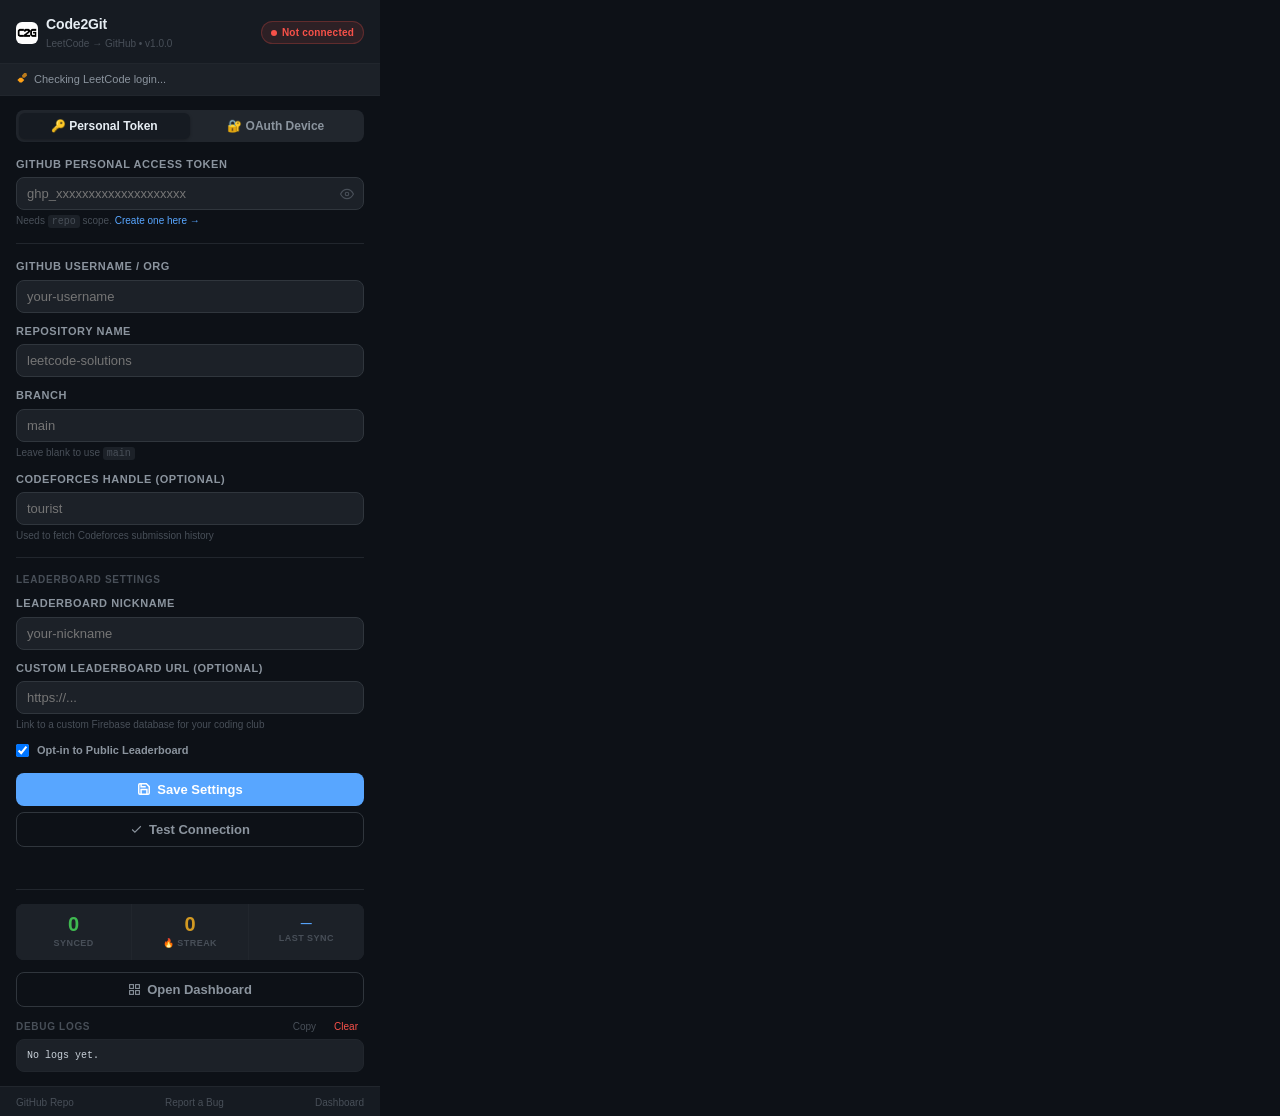
<file: popup.html>
<!DOCTYPE html>
<html lang="en">
<head>
  <meta charset="UTF-8" />
  <meta name="viewport" content="width=device-width, initial-scale=1.0" />
  <title>LeetCode → GitHub Sync</title>
  <style>
    /* ── Reset & Base ───────────────────────────────────────────────── */
    *, *::before, *::after { box-sizing: border-box; margin: 0; padding: 0; }

    :root {
      --bg:        #0d1117;
      --surface:   #161b22;
      --surface2:  #1c2128;
      --border:    #30363d;
      --border2:   #21262d;
      --accent:    #58a6ff;
      --accent-h:  #388bfd;
      --green:     #3fb950;
      --red:       #f85149;
      --orange:    #d29922;
      --text:      #e6edf3;
      --text-muted:#8b949e;
      --text-dim:  #484f58;
      --radius:    8px;
    }

    body {
      width: 380px;
      min-height: 200px;
      background: var(--bg);
      color: var(--text);
      font-family: -apple-system, BlinkMacSystemFont, "Segoe UI", Roboto,
                   "Helvetica Neue", Arial, sans-serif;
      font-size: 13px;
      line-height: 1.5;
      overflow-x: hidden;
    }

    /* ── Header ─────────────────────────────────────────────────────── */
    .header {
      display: flex;
      align-items: center;
      justify-content: space-between;
      padding: 14px 16px 12px;
      border-bottom: 1px solid var(--border2);
      background: var(--surface);
    }
    .header-left {
      display: flex;
      align-items: center;
      gap: 8px;
    }
    .header-logo {
      width: 22px;
      height: 22px;
      border-radius: 6px;
      flex-shrink: 0;
    }
    .header-title {
      font-size: 14px;
      font-weight: 700;
      color: var(--text);
      letter-spacing: -0.01em;
    }
    .header-version {
      font-size: 10px;
      color: var(--text-dim);
      margin-top: 1px;
    }
    .header-right {
      display: flex;
      align-items: center;
      gap: 8px;
    }
    .status-pill {
      display: flex;
      align-items: center;
      gap: 5px;
      padding: 3px 9px;
      border-radius: 20px;
      font-size: 10px;
      font-weight: 600;
      letter-spacing: 0.02em;
      border: 1px solid transparent;
      transition: all 0.2s;
    }
    .status-pill.connected {
      background: rgba(63, 185, 80, 0.12);
      border-color: rgba(63, 185, 80, 0.3);
      color: var(--green);
    }
    .status-pill.disconnected {
      background: rgba(248, 81, 73, 0.1);
      border-color: rgba(248, 81, 73, 0.25);
      color: var(--red);
    }
    .status-pill.checking {
      background: rgba(88, 166, 255, 0.1);
      border-color: rgba(88, 166, 255, 0.25);
      color: var(--accent);
    }
    .status-dot {
      width: 6px;
      height: 6px;
      border-radius: 50%;
      background: currentColor;
    }
    .status-dot.pulse {
      animation: pulse 1.5s ease-in-out infinite;
    }
    @keyframes pulse {
      0%, 100% { opacity: 1; }
      50% { opacity: 0.3; }
    }

    /* ── LeetCode Status Bar ─────────────────────────────────────────── */
    #lcStatusBar {
      display: flex;
      align-items: center;
      gap: 6px;
      padding: 7px 16px;
      font-size: 11px;
      color: var(--text-muted);
      background: var(--surface2);
      border-bottom: 1px solid var(--border2);
    }
    #lcStatusBar svg { flex-shrink: 0; }
    #lcStatusText { flex: 1; }

    /* ── Body Padding ────────────────────────────────────────────────── */
    .body { padding: 14px 16px; }

    /* ── Section Label ───────────────────────────────────────────────── */
    .section-label {
      font-size: 10px;
      font-weight: 700;
      text-transform: uppercase;
      letter-spacing: 0.07em;
      color: var(--text-dim);
      margin-bottom: 8px;
    }

    /* ── Tabs ────────────────────────────────────────────────────────── */
    .tabs {
      display: flex;
      gap: 1px;
      background: var(--border2);
      border-radius: var(--radius);
      padding: 3px;
      margin-bottom: 14px;
    }
    .tab-btn {
      flex: 1;
      padding: 6px 10px;
      border: none;
      border-radius: 6px;
      background: transparent;
      color: var(--text-muted);
      font-size: 12px;
      font-weight: 600;
      cursor: pointer;
      transition: all 0.18s ease;
      font-family: inherit;
    }
    .tab-btn.active {
      background: var(--surface);
      color: var(--text);
      box-shadow: 0 1px 3px rgba(0,0,0,0.3);
    }
    .tab-btn:hover:not(.active) {
      color: var(--text);
    }

    /* ── Form Fields ─────────────────────────────────────────────────── */
    .field { margin-bottom: 10px; }
    .field-label {
      display: block;
      font-size: 11px;
      font-weight: 600;
      color: var(--text-muted);
      margin-bottom: 5px;
      text-transform: uppercase;
      letter-spacing: 0.05em;
    }
    .field-input-wrap {
      position: relative;
    }
    .field-input-wrap input {
      width: 100%;
      padding: 8px 34px 8px 10px;
      border-radius: var(--radius);
      border: 1px solid var(--border);
      background: var(--surface2);
      color: var(--text);
      font-size: 13px;
      font-family: inherit;
      outline: none;
      transition: border-color 0.15s, box-shadow 0.15s;
    }
    .field-input-wrap input:focus {
      border-color: var(--accent);
      box-shadow: 0 0 0 3px rgba(88, 166, 255, 0.12);
    }
    .field-input-wrap input.error {
      border-color: var(--red);
      box-shadow: 0 0 0 3px rgba(248, 81, 73, 0.1);
    }
    .field-input-wrap input.valid {
      border-color: var(--green);
    }
    .reveal-btn {
      position: absolute;
      right: 8px;
      top: 50%;
      transform: translateY(-50%);
      background: none;
      border: none;
      cursor: pointer;
      color: var(--text-dim);
      padding: 2px;
      display: flex;
      align-items: center;
      transition: color 0.15s;
    }
    .reveal-btn:hover { color: var(--text-muted); }
    .field-hint {
      font-size: 10px;
      color: var(--text-dim);
      margin-top: 4px;
      line-height: 1.4;
    }
    .field-hint a {
      color: var(--accent);
      text-decoration: none;
    }
    .field-hint a:hover { text-decoration: underline; }
    .field-error {
      font-size: 10px;
      color: var(--red);
      margin-top: 3px;
      display: none;
    }
    .field-error.visible { display: block; }

    /* ── Regular inputs (no wrap needed) ────────────────────────────── */
    input.plain {
      width: 100%;
      padding: 8px 10px;
      border-radius: var(--radius);
      border: 1px solid var(--border);
      background: var(--surface2);
      color: var(--text);
      font-size: 13px;
      font-family: inherit;
      outline: none;
      transition: border-color 0.15s, box-shadow 0.15s;
    }
    input.plain:focus {
      border-color: var(--accent);
      box-shadow: 0 0 0 3px rgba(88, 166, 255, 0.12);
    }

    /* ── OAuth Activation Box ────────────────────────────────────────── */
    #oauthActivation {
      display: none;
      background: var(--surface2);
      border: 1px solid var(--border);
      border-radius: var(--radius);
      padding: 14px;
      margin-top: 12px;
      text-align: center;
    }
    #oauthActivation .code-label {
      font-size: 10px;
      text-transform: uppercase;
      letter-spacing: 0.06em;
      color: var(--text-muted);
      margin-bottom: 6px;
    }
    #oauthUserCode {
      font-size: 22px;
      font-weight: 800;
      color: var(--accent);
      letter-spacing: 0.1em;
      font-family: "SF Mono", "Consolas", monospace;
      margin: 6px 0 10px;
    }
    #oauthTimer {
      font-size: 10px;
      color: var(--text-dim);
      margin-bottom: 10px;
    }

    /* ── Buttons ─────────────────────────────────────────────────────── */
    .btn {
      width: 100%;
      padding: 9px 12px;
      border: none;
      border-radius: var(--radius);
      font-size: 13px;
      font-weight: 600;
      cursor: pointer;
      font-family: inherit;
      transition: all 0.15s ease;
      display: flex;
      align-items: center;
      justify-content: center;
      gap: 6px;
    }
    .btn-primary {
      background: var(--accent);
      color: #fff;
      margin-top: 14px;
    }
    .btn-primary:hover { background: var(--accent-h); transform: translateY(-1px); }
    .btn-primary:active { transform: translateY(0); }
    .btn-primary:disabled {
      opacity: 0.5;
      cursor: not-allowed;
      transform: none;
    }
    .btn-secondary {
      background: transparent;
      border: 1px solid var(--border);
      color: var(--text-muted);
      margin-top: 6px;
    }
    .btn-secondary:hover {
      border-color: var(--accent);
      color: var(--accent);
      background: rgba(88, 166, 255, 0.06);
    }
    .btn-danger {
      background: transparent;
      border: 1px solid rgba(248, 81, 73, 0.3);
      color: var(--red);
      margin-top: 6px;
    }
    .btn-danger:hover {
      background: rgba(248, 81, 73, 0.08);
    }
    .btn-oauth {
      background: #24292f;
      color: #fff;
      border: 1px solid var(--border);
      margin-top: 10px;
    }
    .btn-oauth:hover { background: #2c3138; }
    .btn-sm {
      width: auto;
      padding: 5px 12px;
      font-size: 11px;
    }

    /* ── Status Message ──────────────────────────────────────────────── */
    #statusMsg {
      margin-top: 10px;
      font-size: 12px;
      min-height: 18px;
      padding: 0 2px;
      transition: color 0.2s;
    }

    /* ── Divider ─────────────────────────────────────────────────────── */
    .divider {
      border: none;
      border-top: 1px solid var(--border2);
      margin: 14px 0;
    }

    /* ── Stats Row ───────────────────────────────────────────────────── */
    .stats-row {
      display: grid;
      grid-template-columns: repeat(3, 1fr);
      gap: 1px;
      background: var(--border2);
      border-radius: var(--radius);
      overflow: hidden;
      margin-bottom: 12px;
    }
    .stat-cell {
      background: var(--surface2);
      padding: 10px 8px;
      text-align: center;
    }
    .stat-cell .num {
      font-size: 20px;
      font-weight: 800;
      color: var(--accent);
      line-height: 1;
      margin-bottom: 3px;
    }
    .stat-cell .num.streak { color: var(--orange); }
    .stat-cell .num.green  { color: var(--green); }
    .stat-cell .lbl {
      font-size: 9px;
      font-weight: 700;
      text-transform: uppercase;
      letter-spacing: 0.05em;
      color: var(--text-dim);
    }

    /* ── Log Panel ───────────────────────────────────────────────────── */
    .log-header {
      display: flex;
      justify-content: space-between;
      align-items: center;
      margin-bottom: 5px;
    }
    .log-actions { display: flex; gap: 6px; align-items: center; }
    .log-action-btn {
      font-size: 10px;
      background: none;
      border: none;
      cursor: pointer;
      font-family: inherit;
      padding: 2px 6px;
      border-radius: 4px;
      transition: all 0.15s;
    }
    .log-action-btn.clear { color: var(--red); }
    .log-action-btn.copy { color: var(--text-dim); }
    .log-action-btn:hover { background: var(--surface2); }
    #logPanel {
      font-size: 10px;
      font-family: "SF Mono", Consolas, monospace;
      background: var(--surface2);
      padding: 8px 10px;
      border-radius: var(--radius);
      max-height: 110px;
      overflow-y: auto;
      white-space: pre-wrap;
      word-break: break-all;
      color: #c9d1d9;
      border: 1px solid var(--border2);
      line-height: 1.5;
      scrollbar-width: thin;
      scrollbar-color: var(--border) transparent;
    }
    #logPanel .log-INFO    { color: #8b949e; }
    #logPanel .log-WARN    { color: var(--orange); }
    #logPanel .log-ERROR   { color: var(--red); }
    #logPanel .log-SUCCESS { color: var(--green); }

    /* ── Footer ──────────────────────────────────────────────────────── */
    .footer {
      display: flex;
      justify-content: space-between;
      align-items: center;
      padding: 8px 16px;
      border-top: 1px solid var(--border2);
      background: var(--surface);
    }
    .footer a {
      font-size: 10px;
      color: var(--text-dim);
      text-decoration: none;
      transition: color 0.15s;
    }
    .footer a:hover { color: var(--accent); }

    /* ── Spinner ─────────────────────────────────────────────────────── */
    @keyframes spin { to { transform: rotate(360deg); } }
    .spinner {
      display: inline-block;
      width: 12px;
      height: 12px;
      border: 2px solid rgba(255,255,255,0.3);
      border-top-color: #fff;
      border-radius: 50%;
      animation: spin 0.6s linear infinite;
    }

    /* ── Section visibility ──────────────────────────────────────────── */
    .section-hidden { display: none !important; }
  </style>
</head>
<body>

  <!-- ── Header ────────────────────────────────────────────────────── -->
  <div class="header">
    <div class="header-left">
      <img class="header-logo" src="icons/logo.png" alt="Code2Git Logo" />
      <div>
        <div class="header-title">Code2Git</div>
        <div class="header-version">LeetCode → GitHub • v1.0.0</div>
      </div>
    </div>
    <div class="header-right">
      <div id="ghStatusPill" class="status-pill disconnected">
        <div class="status-dot" id="ghStatusDot"></div>
        <span id="ghStatusText">Not connected</span>
      </div>
    </div>
  </div>

  <!-- ── LeetCode Status Bar ───────────────────────────────────────── -->
  <div id="lcStatusBar">
    <svg width="12" height="12" viewBox="0 0 95 111" fill="none">
      <path d="M68.5 65.5L46 88H27L5 65.5 27 43h19l22.5 22.5z" fill="#ffa116"/>
      <path d="M47 22.5L68.5 1H88l6.5 21.5-22 21.5H53L47 22.5z" fill="#ffa116" opacity=".7"/>
    </svg>
    <span id="lcStatusText">Checking LeetCode login...</span>
    <span id="lcLoginLink" style="display:none">
      <a href="https://leetcode.com/accounts/login/" target="_blank" style="color:var(--accent);text-decoration:none">Login →</a>
    </span>
  </div>

  <!-- ── Main Body ─────────────────────────────────────────────────── -->
  <div class="body">

    <!-- ── Connection Tabs ─────────────────────────────────────────── -->
    <div class="tabs">
      <button class="tab-btn active" id="tabToken">🔑 Personal Token</button>
      <button class="tab-btn" id="tabOauth">🔐 OAuth Device</button>
    </div>

    <!-- ── PAT Section ─────────────────────────────────────────────── -->
    <div id="patSection">
      <div class="field">
        <label class="field-label" for="token">GitHub Personal Access Token</label>
        <div class="field-input-wrap">
          <input id="token" type="password" placeholder="ghp_xxxxxxxxxxxxxxxxxxxx" autocomplete="off" spellcheck="false" />
          <button class="reveal-btn" id="revealTokenBtn" title="Show/Hide token">
            <svg id="eyeIcon" width="14" height="14" viewBox="0 0 24 24" fill="none" stroke="currentColor" stroke-width="2">
              <path d="M1 12s4-8 11-8 11 8 11 8-4 8-11 8-11-8-11-8z"/><circle cx="12" cy="12" r="3"/>
            </svg>
          </button>
        </div>
        <div class="field-error" id="tokenError"></div>
        <div class="field-hint">
          Needs <code style="background:var(--surface2);padding:1px 4px;border-radius:3px;font-size:10px">repo</code> scope.
          <a href="https://github.com/settings/tokens/new?scopes=repo&description=Code2Git-LeetCode-Sync" target="_blank">Create one here →</a>
        </div>
      </div>
    </div>

    <!-- ── OAuth Section ───────────────────────────────────────────── -->
    <div id="oauthSection" class="section-hidden">
      <div class="field">
        <label class="field-label" for="clientId">GitHub OAuth App — Client ID</label>
        <input id="clientId" type="text" class="plain" placeholder="Ov23wp..." autocomplete="off" spellcheck="false" />
        <div class="field-hint">
          Enable <strong>Device Flow</strong> in your
          <a href="https://github.com/settings/developers" target="_blank">OAuth App settings →</a>
        </div>
      </div>

      <!-- OAuth Activation card (shown after clicking Connect) -->
      <div id="oauthActivation">
        <div class="code-label">Your Activation Code</div>
        <div id="oauthUserCode">─────────</div>
        <div id="oauthTimer">Expires in <span id="oauthCountdown">—</span>s</div>
        <div class="field-hint" style="margin-bottom:10px">
          Click the button below, then enter this code on GitHub.
        </div>
        <button class="btn btn-oauth btn-sm" id="oauthVerifyBtn">
          <svg width="14" height="14" viewBox="0 0 24 24" fill="currentColor"><path d="M12 0C5.374 0 0 5.373 0 12c0 5.302 3.438 9.8 8.207 11.387.599.111.793-.261.793-.577v-2.234c-3.338.726-4.033-1.416-4.033-1.416-.546-1.387-1.333-1.756-1.333-1.756-1.089-.745.083-.729.083-.729 1.205.084 1.839 1.237 1.839 1.237 1.07 1.834 2.807 1.304 3.492.997.107-.775.418-1.305.762-1.604-2.665-.305-5.467-1.334-5.467-5.931 0-1.311.469-2.381 1.236-3.221-.124-.303-.535-1.524.117-3.176 0 0 1.008-.322 3.301 1.23A11.509 11.509 0 0112 5.803c1.02.005 2.047.138 3.006.404 2.291-1.552 3.297-1.23 3.297-1.23.653 1.653.242 2.874.118 3.176.77.84 1.235 1.911 1.235 3.221 0 4.609-2.807 5.624-5.479 5.921.43.372.823 1.102.823 2.222v3.293c0 .319.192.694.801.576C20.566 21.797 24 17.3 24 12c0-6.627-5.373-12-12-12z"/></svg>
          Authorize on GitHub
        </button>
        <div id="oauthPollStatus" style="font-size:10px;color:var(--text-muted);margin-top:8px">
          Waiting for authorization...
        </div>
      </div>

      <button class="btn btn-oauth" id="oauthConnectBtn">
        <svg width="14" height="14" viewBox="0 0 24 24" fill="currentColor"><path d="M12 0C5.374 0 0 5.373 0 12c0 5.302 3.438 9.8 8.207 11.387.599.111.793-.261.793-.577v-2.234c-3.338.726-4.033-1.416-4.033-1.416-.546-1.387-1.333-1.756-1.333-1.756-1.089-.745.083-.729.083-.729 1.205.084 1.839 1.237 1.839 1.237 1.07 1.834 2.807 1.304 3.492.997.107-.775.418-1.305.762-1.604-2.665-.305-5.467-1.334-5.467-5.931 0-1.311.469-2.381 1.236-3.221-.124-.303-.535-1.524.117-3.176 0 0 1.008-.322 3.301 1.23A11.509 11.509 0 0112 5.803c1.02.005 2.047.138 3.006.404 2.291-1.552 3.297-1.23 3.297-1.23.653 1.653.242 2.874.118 3.176.77.84 1.235 1.911 1.235 3.221 0 4.609-2.807 5.624-5.479 5.921.43.372.823 1.102.823 2.222v3.293c0 .319.192.694.801.576C20.566 21.797 24 17.3 24 12c0-6.627-5.373-12-12-12z"/></svg>
        Connect with GitHub
      </button>
    </div>

    <!-- ── Shared Config ────────────────────────────────────────────── -->
    <hr class="divider" />
    <div id="sharedConfig">
      <div class="field">
        <label class="field-label" for="owner">GitHub Username / Org</label>
        <input id="owner" type="text" class="plain" placeholder="your-username" autocomplete="off" spellcheck="false" />
        <div class="field-error" id="ownerError"></div>
      </div>
      <div class="field">
        <label class="field-label" for="repo">Repository Name</label>
        <input id="repo" type="text" class="plain" placeholder="leetcode-solutions" autocomplete="off" spellcheck="false" />
        <div class="field-error" id="repoError"></div>
      </div>
      <div class="field">
        <label class="field-label" for="branch">Branch</label>
        <input id="branch" type="text" class="plain" placeholder="main" autocomplete="off" spellcheck="false" />
        <div class="field-hint">Leave blank to use <code style="background:var(--surface2);padding:1px 4px;border-radius:3px;font-size:10px">main</code></div>
      </div>

      <!-- Multi-Platform Handle Config -->
      <div class="field">
        <label class="field-label" for="cfHandle">Codeforces Handle (Optional)</label>
        <input id="cfHandle" type="text" class="plain" placeholder="tourist" autocomplete="off" spellcheck="false" />
        <div class="field-hint">Used to fetch Codeforces submission history</div>
      </div>

      <!-- Leaderboard Config -->
      <hr class="divider" />
      <div class="section-label">Leaderboard Settings</div>
      <div class="field">
        <label class="field-label" for="displayName">Leaderboard Nickname</label>
        <input id="displayName" type="text" class="plain" placeholder="your-nickname" autocomplete="off" spellcheck="false" />
      </div>
      <div class="field">
        <label class="field-label" for="leaderboardUrl">Custom Leaderboard URL (Optional)</label>
        <input id="leaderboardUrl" type="text" class="plain" placeholder="https://..." autocomplete="off" spellcheck="false" />
        <div class="field-hint">Link to a custom Firebase database for your coding club</div>
      </div>
      <div class="field" style="display:flex;align-items:center;gap:8px;margin-top:8px;margin-bottom:12px;">
        <input id="optInLeaderboard" type="checkbox" checked style="width:auto;cursor:pointer;" />
        <label for="optInLeaderboard" style="font-size:11px;font-weight:600;color:var(--text-muted);cursor:pointer;">Opt-in to Public Leaderboard</label>
      </div>

      <button class="btn btn-primary" id="saveBtn">
        <svg width="14" height="14" viewBox="0 0 24 24" fill="none" stroke="currentColor" stroke-width="2.5"><path d="M19 21H5a2 2 0 01-2-2V5a2 2 0 012-2h11l5 5v11a2 2 0 01-2 2z"/><polyline points="17 21 17 13 7 13 7 21"/><polyline points="7 3 7 8 15 8"/></svg>
        Save Settings
      </button>
      <button class="btn btn-secondary" id="testBtn">
        <svg width="13" height="13" viewBox="0 0 24 24" fill="none" stroke="currentColor" stroke-width="2"><polyline points="20 6 9 17 4 12"/></svg>
        Test Connection
      </button>
    </div>

    <!-- ── Status Message ──────────────────────────────────────────── -->
    <div id="statusMsg"></div>

    <!-- ── Stats Row ───────────────────────────────────────────────── -->
    <hr class="divider" />
    <div class="stats-row">
      <div class="stat-cell">
        <div class="num green" id="syncedCount">0</div>
        <div class="lbl">Synced</div>
      </div>
      <div class="stat-cell">
        <div class="num streak" id="streakCount">0</div>
        <div class="lbl">🔥 Streak</div>
      </div>
      <div class="stat-cell">
        <div class="num" id="lastSync" style="font-size:11px;padding-top:4px">—</div>
        <div class="lbl">Last Sync</div>
      </div>
    </div>

    <!-- ── Dashboard Link ──────────────────────────────────────────── -->
    <button class="btn btn-secondary" id="openDashboardBtn" style="margin-bottom:12px">
      <svg width="13" height="13" viewBox="0 0 24 24" fill="none" stroke="currentColor" stroke-width="2"><rect x="3" y="3" width="7" height="7"/><rect x="14" y="3" width="7" height="7"/><rect x="14" y="14" width="7" height="7"/><rect x="3" y="14" width="7" height="7"/></svg>
      Open Dashboard
    </button>

    <!-- ── Debug Logs ───────────────────────────────────────────────── -->
    <div class="log-header">
      <span class="section-label" style="margin:0">Debug Logs</span>
      <div class="log-actions">
        <button class="log-action-btn copy" id="copyLogsBtn">Copy</button>
        <button class="log-action-btn clear" id="clearLogsBtn">Clear</button>
      </div>
    </div>
    <div id="logPanel">No logs yet.</div>

  </div><!-- /body -->

  <!-- ── Footer ────────────────────────────────────────────────────── -->
  <div class="footer">
    <a href="https://github.com/krishnasahoo11156/Code2Git" target="_blank">GitHub Repo</a>
    <a href="https://github.com/krishnasahoo11156/Code2Git/issues" target="_blank">Report a Bug</a>
    <a href="#" id="footerDashboard">Dashboard</a>
  </div>

  <script src="popup.js"></script>
</body>
</html>
</file>
<file: website/styles.css>
/* ==========================================================================
   Code2Git Website - Ultra-Lightweight, 60fps Butter-Smooth Styling
   ========================================================================== */

:root {
  /* Core Base Palette - Clean White, Black & Neutral Grayish */
  --bg-body: #FFFFFF;
  --bg-subtle: #F8FAFC;       /* Neutral Grayish 50 */
  --bg-card: #FFFFFF;
  --bg-input: #F1F5F9;        /* Neutral Grayish 100 */
  
  --border-color: #E2E8F0;    /* Neutral Grayish 200 */
  --border-hover: #CBD5E1;    /* Neutral Grayish 300 */

  --text-primary: #0F172A;    /* Dark Slate */
  --text-secondary: #334155;  /* Shade of Black */
  --text-muted: #64748B;      /* Grayish 500 */
  --text-light: #94A3B8;      /* Light Grayish 400 */

  /* Primary Brand Tokens */
  --color-primary: #000000;
  --color-primary-hover: #18181B;

  /* Subtle Hero Accent Details Only */
  --color-hero-accent: #059669;       
  --color-hero-accent-bg: #ECFDF5;
  --color-hero-accent-border: #A7F3D0;

  --color-hero-blue: #2563EB;         
  --color-hero-blue-bg: #EFF6FF;
  --color-hero-blue-border: #BFDBFE;

  /* Fonts */
  --font-serif: 'Newsreader', 'Lora', Georgia, serif;
  --font-sans: 'Plus Jakarta Sans', 'Inter', system-ui, sans-serif;
  --font-mono: 'JetBrains Mono', 'Fira Code', monospace;

  /* Radius & Lightweight Shadows */
  --radius-sm: 6px;
  --radius-md: 8px;
  --radius-lg: 12px;
  --radius-full: 9999px;

  --shadow-sm: 0 1px 2px rgba(0, 0, 0, 0.04);
  --shadow-md: 0 2px 4px rgba(0, 0, 0, 0.05);
  --shadow-lg: 0 4px 12px rgba(0, 0, 0, 0.06);

  --transition-fast: 0.15s ease;
  --transition-normal: 0.2s ease;
}

/* Reset & Base */
*, *::before, *::after {
  box-sizing: border-box;
  margin: 0;
  padding: 0;
}

html {
  color-scheme: light;
  text-rendering: optimizeSpeed;
}

body {
  font-family: var(--font-sans);
  background-color: var(--bg-body);
  color: var(--text-primary);
  line-height: 1.6;
  overflow-x: hidden;
  -webkit-font-smoothing: antialiased;
  -moz-osx-font-smoothing: grayscale;
}

/* Ultra-Fast Hardware-Accelerated Scroll Reveals (60fps Butter-Smooth) */
.reveal-on-scroll {
  opacity: 0;
  transform: translate3d(0, 8px, 0);
  transition: opacity 0.3s cubic-bezier(0.16, 1, 0.3, 1), transform 0.3s cubic-bezier(0.16, 1, 0.3, 1);
  will-change: opacity, transform;
  backface-visibility: hidden;
}

.reveal-on-scroll.is-revealed {
  opacity: 1;
  transform: translate3d(0, 0, 0);
}

.delay-1 { transition-delay: 0.03s; }
.delay-2 { transition-delay: 0.06s; }
.delay-3 { transition-delay: 0.09s; }

/* Lightweight Card Container */
.tilt-card {
  transition: transform 0.2s cubic-bezier(0.16, 1, 0.3, 1), border-color 0.15s ease, box-shadow 0.15s ease;
  will-change: transform;
  backface-visibility: hidden;
}

/* Container */
.container {
  max-width: 1140px;
  margin: 0 auto;
  padding: 0 1.25rem;
}

/* Typography */
h1, h2, h3, h4, h5, h6 {
  font-family: var(--font-sans);
  font-weight: 700;
  letter-spacing: -0.02em;
  color: var(--text-primary);
}

.serif-heading {
  font-family: var(--font-serif);
  font-weight: 500;
  letter-spacing: -0.01em;
  color: var(--text-primary);
}

.serif-heading em {
  font-style: italic;
  font-weight: 400;
  color: var(--text-primary);
}

.text-muted { color: var(--text-muted); }
.text-secondary { color: var(--text-secondary); }
.text-success { color: var(--color-hero-accent); }
.text-white { color: #FFFFFF !important; }

/* Inline Links */
a:not(.btn):not(.nav-link):not(.brand-logo):not(.announcement-link):not(.yc-link):not(.yc-social-icon) {
  color: var(--text-primary);
  text-decoration: underline;
  text-underline-offset: 4px;
  text-decoration-color: var(--border-hover);
  transition: var(--transition-fast);
}

a:not(.btn):not(.nav-link):not(.brand-logo):not(.announcement-link):not(.yc-link):not(.yc-social-icon):hover {
  text-decoration-color: var(--color-primary);
}

/* Buttons */
.btn {
  display: inline-flex;
  align-items: center;
  justify-content: center;
  gap: 0.5rem;
  padding: 0.6rem 1.25rem;
  font-family: var(--font-sans);
  font-size: 0.9rem;
  font-weight: 600;
  border-radius: var(--radius-md);
  border: 1px solid transparent;
  cursor: pointer;
  text-decoration: none;
  transition: var(--transition-fast);
  white-space: nowrap;
}

.btn-pill {
  border-radius: var(--radius-full) !important;
}

.btn:active {
  transform: scale(0.98);
}

.btn-primary {
  background-color: #000000;
  color: #FFFFFF;
  border-color: #000000;
}

.btn-primary:hover {
  background-color: #18181B;
  border-color: #18181B;
  transform: translateY(-1px);
}

.btn-secondary {
  background-color: #FFFFFF;
  color: var(--text-primary);
  border-color: var(--border-color);
}

.btn-secondary:hover {
  background-color: var(--bg-subtle);
  border-color: var(--border-hover);
  transform: translateY(-1px);
}

.btn-outline {
  background-color: transparent;
  color: var(--text-secondary);
  border-color: var(--border-color);
}

.btn-outline:hover {
  border-color: var(--border-hover);
  color: var(--text-primary);
  background-color: var(--bg-subtle);
}

.btn-lg {
  padding: 0.75rem 1.5rem;
  font-size: 0.95rem;
}

.btn-xl {
  padding: 0.9rem 2rem;
  font-size: 1rem;
}

.btn-sm {
  padding: 0.4rem 1rem;
  font-size: 0.8rem;
}

.btn-block {
  width: 100%;
}

.btn-text-wrapper {
  display: flex;
  flex-direction: column;
  align-items: flex-start;
  text-align: left;
}

.btn-main-text {
  font-weight: 600;
  line-height: 1.2;
}

.btn-sub-text {
  font-size: 0.7rem;
  opacity: 0.8;
  font-weight: 400;
}

/* Badges */
.badge {
  display: inline-flex;
  align-items: center;
  gap: 0.4rem;
  padding: 0.2rem 0.6rem;
  font-size: 0.75rem;
  font-weight: 600;
  border-radius: var(--radius-full);
}

.badge-hero-announcement {
  background-color: var(--color-hero-blue-bg);
  color: var(--color-hero-blue);
  border: 1px solid var(--color-hero-blue-border);
}

.badge-accent {
  background-color: #F4F4F5;
  color: #18181B;
  border: 1px solid #E4E4E7;
}

.badge-success {
  background-color: var(--color-hero-accent-bg);
  color: var(--color-hero-accent);
  border: 1px solid var(--color-hero-accent-border);
}

.badge-warning {
  background-color: #F4F4F5;
  color: #18181B;
  border: 1px solid #E4E4E7;
}

/* Announcement Bar */
.announcement-bar {
  background-color: var(--bg-subtle);
  border-bottom: 1px solid var(--border-color);
  padding: 0.4rem 0;
  font-size: 0.82rem;
  color: var(--text-secondary);
}

.announcement-content {
  display: flex;
  align-items: center;
  justify-content: center;
  gap: 0.65rem;
  flex-wrap: wrap;
}

.announcement-link {
  color: #000000;
  text-decoration: none;
  font-weight: 600;
  display: inline-flex;
  align-items: center;
  gap: 0.25rem;
}

.announcement-link:hover {
  text-decoration: underline;
  text-underline-offset: 4px;
}

/* Opaque High-Performance Navbar (NO backdrop-filter jank) */
.navbar {
  position: sticky;
  top: 0;
  z-index: 1000;
  background-color: rgba(255, 255, 255, 0.98);
  border-bottom: 1px solid var(--border-color);
  transition: border-color 0.15s ease, box-shadow 0.15s ease;
}

.navbar.scrolled {
  box-shadow: var(--shadow-sm);
  border-bottom-color: var(--border-hover);
}

.navbar-container {
  display: flex;
  align-items: center;
  justify-content: space-between;
  height: 60px;
}

.brand-logo {
  display: flex;
  align-items: center;
  gap: 0.6rem;
  text-decoration: none;
  color: var(--text-primary);
}

.logo-img {
  width: 30px;
  height: 30px;
  border-radius: 6px;
  object-fit: contain;
}

.brand-name {
  font-family: var(--font-heading);
  font-weight: 700;
  font-size: 1.15rem;
  letter-spacing: -0.02em;
}

.brand-version {
  font-size: 0.68rem;
  padding: 0.1rem 0.4rem;
  background-color: var(--bg-subtle);
  color: var(--text-muted);
  border: 1px solid var(--border-color);
  border-radius: var(--radius-full);
  font-weight: 600;
}

.nav-menu {
  display: flex;
  align-items: center;
  gap: 1.35rem;
}

.nav-link {
  color: var(--text-secondary);
  text-decoration: none;
  font-size: 0.88rem;
  font-weight: 500;
  transition: color 0.15s ease;
}

.nav-link:hover {
  color: var(--text-primary);
}

.nav-actions {
  display: flex;
  align-items: center;
  gap: 0.65rem;
}

.mobile-toggle {
  display: none;
  background: transparent;
  border: none;
  color: var(--text-primary);
  font-size: 1.2rem;
  cursor: pointer;
}

/* Uniform Standardized Sections */
.section {
  padding: 4.5rem 0;
  position: relative;
}

.section-dark {
  background-color: var(--bg-subtle);
  border-top: 1px solid var(--border-color);
  border-bottom: 1px solid var(--border-color);
}

.section-header {
  margin-bottom: 2.5rem;
}

.section-tag {
  display: inline-flex;
  align-items: center;
  gap: 0.35rem;
  padding: 0.2rem 0.75rem;
  background-color: var(--bg-subtle);
  border: 1px solid var(--border-color);
  color: var(--text-secondary);
  border-radius: var(--radius-full);
  font-size: 0.72rem;
  font-weight: 600;
  text-transform: uppercase;
  letter-spacing: 0.05em;
  margin-bottom: 0.65rem;
}

.section-title {
  font-size: 2.1rem;
  line-height: 1.2;
  margin-bottom: 0.65rem;
}

.section-subtitle {
  font-size: 1rem;
  color: var(--text-muted);
  max-width: 580px;
  margin: 0 auto;
}

/* Hero Section */
.hero-section {
  position: relative;
  padding: 4.5rem 0 4rem 0;
}

.hero-container {
  display: grid;
  grid-template-columns: 1.1fr 1fr;
  gap: 3rem;
  align-items: center;
}

.hero-content {
  display: flex;
  flex-direction: column;
  align-items: flex-start;
}

.hero-badge {
  display: inline-flex;
  align-items: center;
  gap: 0.45rem;
  padding: 0.3rem 0.8rem;
  background-color: var(--color-hero-accent-bg);
  border: 1px solid var(--color-hero-accent-border);
  border-radius: var(--radius-full);
  font-size: 0.8rem;
  font-weight: 600;
  color: #065F46;
  margin-bottom: 1.25rem;
}

.pulse-dot {
  width: 6px;
  height: 6px;
  background-color: var(--color-hero-accent);
  border-radius: 50%;
}

.hero-title {
  font-size: 2.85rem;
  line-height: 1.15;
  margin-bottom: 1.1rem;
}

.hero-description {
  font-size: 1.05rem;
  color: var(--text-secondary);
  margin-bottom: 1.75rem;
  max-width: 500px;
  line-height: 1.6;
}

.hero-cta-group {
  display: flex;
  align-items: center;
  gap: 0.85rem;
  margin-bottom: 1.75rem;
  flex-wrap: wrap;
}

/* Hero Metrics Bar */
.hero-metrics-bar {
  display: flex;
  align-items: center;
  gap: 1.25rem;
  background-color: var(--bg-subtle);
  border: 1px solid var(--border-color);
  padding: 0.55rem 1.1rem;
  border-radius: var(--radius-md);
}

.metric-pill {
  display: flex;
  align-items: center;
  gap: 0.45rem;
}

.metric-val {
  font-family: var(--font-heading);
  font-weight: 700;
  font-size: 0.98rem;
  color: var(--text-primary);
}

.metric-lbl {
  font-size: 0.75rem;
  color: var(--text-muted);
}

.metric-divider {
  width: 1px;
  height: 18px;
  background-color: var(--border-color);
}

/* Window Card Component */
.window-card {
  background-color: #FFFFFF;
  border: 1px solid var(--border-color);
  border-radius: var(--radius-lg);
  box-shadow: var(--shadow-sm);
  overflow: hidden;
}

.window-card:hover {
  border-color: var(--border-hover);
  box-shadow: var(--shadow-md);
}

.window-header {
  background-color: var(--bg-subtle);
  padding: 0.65rem 1rem;
  border-bottom: 1px solid var(--border-color);
  display: flex;
  align-items: center;
  justify-content: space-between;
}

.window-controls {
  display: flex;
  gap: 0.35rem;
}

.dot {
  width: 9px;
  height: 9px;
  border-radius: 50%;
}

.dot-red { background: #D4D4D8; }
.dot-yellow { background: #D4D4D8; }
.dot-green { background: #D4D4D8; }

.window-title {
  font-size: 0.78rem;
  font-weight: 600;
  color: var(--text-secondary);
  display: flex;
  align-items: center;
  gap: 0.4rem;
}

.window-status {
  font-size: 0.72rem;
  color: var(--color-hero-accent);
  display: flex;
  align-items: center;
  gap: 0.3rem;
  font-weight: 600;
}

.status-indicator {
  width: 5px;
  height: 5px;
  background: var(--color-hero-accent);
  border-radius: 50%;
}

.window-body {
  padding: 1rem;
}

/* Pipeline Visualization */
.sync-pipeline {
  display: flex;
  align-items: center;
  justify-content: space-between;
  background-color: var(--bg-subtle);
  padding: 0.75rem 1rem;
  border-radius: var(--radius-md);
  border: 1px solid var(--border-color);
  margin-bottom: 0.85rem;
}

.pipeline-step {
  display: flex;
  align-items: center;
  gap: 0.55rem;
}

.step-icon {
  width: 32px;
  height: 32px;
  border-radius: var(--radius-sm);
  display: flex;
  align-items: center;
  justify-content: center;
  font-size: 0.95rem;
  background: #E4E4E7;
  color: #000000;
  border: 1px solid #D4D4D8;
}

.platform-gh {
  background: #18181B;
  color: #FFFFFF;
  border: 1px solid #18181B;
}

.step-info {
  display: flex;
  flex-direction: column;
}

.step-label {
  font-size: 0.78rem;
  font-weight: 600;
  color: var(--text-primary);
}

.step-detail {
  font-size: 0.7rem;
  color: var(--text-muted);
}

.pipeline-arrow {
  position: relative;
  display: flex;
  align-items: center;
  justify-content: center;
  width: 40px;
}

.pulse-line {
  position: absolute;
  width: 100%;
  height: 1px;
  background: var(--border-color);
}

.arrow-icon {
  position: relative;
  z-index: 1;
  color: var(--text-muted);
  font-size: 0.75rem;
  background: var(--bg-subtle);
  padding: 0 3px;
}

/* Code Terminal */
.code-terminal, .editor-box {
  background-color: #09090B !important;
  color: #FAFAFA !important;
  border-radius: var(--radius-md);
  border: 1px solid #27272A !important;
  overflow: hidden;
  font-family: var(--font-mono);
}

.terminal-bar, .editor-header {
  background: #18181B !important;
  padding: 0.45rem 0.75rem;
  display: flex;
  justify-content: space-between;
  align-items: center;
  gap: 0.35rem;
  border-bottom: 1px solid #27272A !important;
  font-size: 0.75rem;
  color: #A1A1AA !important;
}

.terminal-tab {
  padding: 0.15rem 0.5rem;
  border-radius: 4px;
  color: #71717A;
  cursor: pointer;
}

.terminal-tab.active {
  background: #27272A;
  color: #FFFFFF;
}

.terminal-content, .editor-code {
  background-color: #09090B !important;
  padding: 0.75rem;
  font-family: var(--font-mono);
  font-size: 0.78rem;
  line-height: 1.6;
  color: #E4E4E7 !important;
}

.code-line {
  display: flex;
  gap: 0.75rem;
}

.line-num {
  color: #52525B !important;
  width: 16px;
  text-align: right;
  user-select: none;
}

.keyword { color: #FFFFFF; font-weight: 600; }
.class-name { color: #E4E4E7; }
.type { color: #A1A1AA; }
.func { color: #FAFAFA; font-weight: 500; }

.lang-badge {
  font-family: var(--font-mono);
  color: #FFFFFF !important;
  font-weight: 600;
}

.terminal-footer {
  padding: 0.45rem 0.75rem;
  background: #18181B !important;
  border-top: 1px solid #27272A !important;
  font-size: 0.72rem;
  font-family: var(--font-sans);
  color: #A1A1AA !important;
}

/* Steps Grid */
.steps-grid {
  display: grid;
  grid-template-columns: repeat(3, 1fr);
  gap: 1.5rem;
}

.step-card {
  background-color: var(--bg-card);
  border: 1px solid var(--border-color);
  border-radius: var(--radius-lg);
  padding: 1.75rem 1.4rem;
  position: relative;
  display: flex;
  flex-direction: column;
  align-items: flex-start;
  box-shadow: var(--shadow-sm);
}

.step-card:hover {
  border-color: var(--border-hover);
}

.step-num {
  position: absolute;
  top: 1.25rem;
  right: 1.25rem;
  font-family: var(--font-heading);
  font-size: 1.8rem;
  font-weight: 800;
  color: #E4E4E7;
}

.step-icon-wrapper {
  width: 40px;
  height: 40px;
  border-radius: var(--radius-md);
  background-color: var(--bg-subtle);
  border: 1px solid var(--border-color);
  color: var(--text-primary);
  display: flex;
  align-items: center;
  justify-content: center;
  font-size: 1.1rem;
  margin-bottom: 1rem;
}

.step-card h3 {
  font-size: 1.08rem;
  margin-bottom: 0.5rem;
  color: var(--text-primary);
}

.step-card p {
  color: var(--text-secondary);
  font-size: 0.88rem;
  margin-bottom: 1rem;
  flex-grow: 1;
  line-height: 1.55;
}

.copy-box {
  display: flex;
  align-items: center;
  justify-content: space-between;
  width: 100%;
  background-color: var(--bg-subtle);
  border: 1px solid var(--border-color);
  padding: 0.4rem 0.65rem;
  border-radius: var(--radius-sm);
  font-family: var(--font-mono);
  font-size: 0.8rem;
  color: var(--text-primary);
}

.copy-btn {
  background: transparent;
  border: none;
  color: var(--text-muted);
  cursor: pointer;
  padding: 0.15rem;
  transition: var(--transition-fast);
}

.copy-btn:hover {
  color: var(--text-primary);
}

/* Demo Simulator Section */
.demo-wrapper {
  max-width: 950px;
  margin: 0 auto;
}

.demo-tabs {
  display: flex;
  justify-content: center;
  gap: 0.65rem;
  margin-bottom: 1.5rem;
  flex-wrap: wrap;
}

.demo-tab {
  background-color: var(--bg-subtle);
  border: 1px solid var(--border-color);
  padding: 0.5rem 1.1rem;
  border-radius: var(--radius-full);
  color: var(--text-secondary);
  font-weight: 600;
  font-size: 0.85rem;
  cursor: pointer;
  display: flex;
  align-items: center;
  gap: 0.45rem;
  transition: var(--transition-fast);
}

.demo-tab:hover {
  background-color: #FFFFFF;
  border-color: var(--border-hover);
  color: var(--text-primary);
}

.demo-tab.active {
  background-color: #000000;
  border-color: #000000;
  color: #FFFFFF;
}

.platform-dot {
  width: 7px;
  height: 7px;
  border-radius: 50%;
  background: #A1A1AA;
}

.demo-tab.active .platform-dot {
  background: #FFFFFF;
}

.demo-card {
  background-color: var(--bg-card);
  border: 1px solid var(--border-color);
  border-radius: var(--radius-lg);
  box-shadow: var(--shadow-sm);
  overflow: hidden;
}

.demo-grid {
  display: grid;
  grid-template-columns: 1.2fr 1fr;
}

.demo-editor-panel {
  padding: 1.25rem;
  border-right: 1px solid var(--border-color);
  display: flex;
  flex-direction: column;
}

.panel-header {
  display: flex;
  align-items: center;
  justify-content: space-between;
  margin-bottom: 0.85rem;
}

.panel-info h3 {
  font-size: 1.05rem;
  margin-top: 0.1rem;
}

.diff-tag {
  font-size: 0.7rem;
  font-weight: 600;
  padding: 0.12rem 0.45rem;
  border-radius: var(--radius-sm);
}

.diff-easy { background: #F4F4F5; color: #000000; border: 1px solid #E4E4E7; }
.diff-medium { background: #F4F4F5; color: #18181B; border: 1px solid #E4E4E7; }

.demo-github-panel {
  padding: 1.25rem;
  background-color: var(--bg-subtle);
  display: flex;
  flex-direction: column;
}

.repo-info {
  display: flex;
  align-items: center;
  gap: 0.45rem;
  font-size: 0.85rem;
}

.repo-icon {
  font-size: 1rem;
}

.repo-tree-box {
  background-color: #FFFFFF;
  border: 1px solid var(--border-color);
  border-radius: var(--radius-md);
  padding: 0.75rem;
  margin-bottom: 0.75rem;
}

.tree-header {
  font-size: 0.75rem;
  font-weight: 600;
  color: var(--text-muted);
  margin-bottom: 0.45rem;
  border-bottom: 1px solid var(--border-color);
  padding-bottom: 0.3rem;
}

.tree-content {
  font-family: var(--font-mono);
  font-size: 0.78rem;
}

.tree-item {
  display: flex;
  align-items: center;
  gap: 0.35rem;
  padding: 0.18rem 0;
  color: var(--text-primary);
}

.tree-indent {
  padding-left: 0.85rem;
}

.sim-log-box {
  background-color: #FFFFFF;
  border: 1px solid var(--border-color);
  border-radius: var(--radius-md);
  padding: 0.65rem;
  font-family: var(--font-mono);
  font-size: 0.72rem;
  flex-grow: 1;
  max-height: 150px;
  overflow-y: auto;
}

.log-line {
  margin-bottom: 0.25rem;
  line-height: 1.35;
  color: var(--text-secondary);
}

/* Supported Platforms Grid */
.platforms-grid {
  display: grid;
  grid-template-columns: repeat(3, 1fr);
  gap: 1.5rem;
}

.platform-card {
  background-color: var(--bg-card);
  border: 1px solid var(--border-color);
  border-radius: var(--radius-lg);
  padding: 1.75rem 1.4rem;
  position: relative;
  box-shadow: var(--shadow-sm);
}

.platform-card:hover {
  border-color: var(--border-hover);
}

.card-badge {
  position: absolute;
  top: 1.25rem;
  right: 1.25rem;
  font-size: 0.68rem;
  font-weight: 600;
  padding: 0.18rem 0.5rem;
  border-radius: var(--radius-full);
  background-color: var(--bg-subtle);
  border: 1px solid var(--border-color);
  color: var(--text-secondary);
}

.platform-icon {
  width: 44px;
  height: 44px;
  border-radius: var(--radius-md);
  display: flex;
  align-items: center;
  justify-content: center;
  font-size: 1.25rem;
  margin-bottom: 1rem;
  background: #F4F4F5;
  color: #000000;
  border: 1px solid #E4E4E7;
}

.platform-card h3 {
  font-size: 1.15rem;
  margin-bottom: 0.5rem;
  color: var(--text-primary);
}

.platform-card p {
  color: var(--text-secondary);
  font-size: 0.88rem;
  margin-bottom: 1rem;
  line-height: 1.55;
}

.feature-bullets {
  list-style: none;
  font-size: 0.82rem;
  color: var(--text-secondary);
  display: flex;
  flex-direction: column;
  gap: 0.45rem;
}

.feature-bullets li {
  display: flex;
  align-items: center;
  gap: 0.45rem;
}

/* Core Features Grid */
.features-grid {
  display: grid;
  grid-template-columns: repeat(3, 1fr);
  gap: 1.5rem;
}

.feature-card {
  background-color: var(--bg-card);
  border: 1px solid var(--border-color);
  border-radius: var(--radius-lg);
  padding: 1.5rem;
  box-shadow: var(--shadow-sm);
}

.feature-card:hover {
  border-color: var(--border-hover);
}

.f-icon {
  width: 38px;
  height: 38px;
  border-radius: var(--radius-md);
  background-color: var(--bg-subtle);
  border: 1px solid var(--border-color);
  display: flex;
  align-items: center;
  justify-content: center;
  font-size: 1.05rem;
  margin-bottom: 0.85rem;
  color: var(--text-primary);
}

.feature-card h3 {
  font-size: 1.05rem;
  margin-bottom: 0.45rem;
  color: var(--text-primary);
}

.feature-card p {
  color: var(--text-secondary);
  font-size: 0.88rem;
  line-height: 1.55;
}

/* Security Section */
.security-card {
  background-color: #FFFFFF;
  border: 1px solid var(--border-color);
  border-radius: var(--radius-lg);
  padding: 2rem;
  box-shadow: var(--shadow-sm);
}

.security-grid {
  display: grid;
  grid-template-columns: 1.1fr 1fr;
  gap: 2rem;
  align-items: center;
}

.security-text h3 {
  font-size: 1.35rem;
  margin-bottom: 0.65rem;
}

.security-text > p {
  color: var(--text-secondary);
  margin-bottom: 1.5rem;
  font-size: 0.92rem;
}

.sec-points {
  display: flex;
  flex-direction: column;
  gap: 1rem;
}

.sec-point {
  display: flex;
  gap: 0.75rem;
}

.sec-icon {
  width: 32px;
  height: 32px;
  border-radius: var(--radius-md);
  background-color: var(--bg-subtle);
  border: 1px solid var(--border-color);
  display: flex;
  align-items: center;
  justify-content: center;
  font-size: 0.95rem;
  flex-shrink: 0;
  color: var(--text-primary);
}

.sec-point strong {
  display: block;
  font-size: 0.9rem;
  color: var(--text-primary);
  margin-bottom: 0.1rem;
}

.sec-point p {
  font-size: 0.82rem;
  color: var(--text-secondary);
}

.comp-table {
  width: 100%;
  border-collapse: collapse;
  background-color: #FFFFFF;
  border-radius: var(--radius-md);
  overflow: hidden;
  border: 1px solid var(--border-color);
  font-size: 0.82rem;
}

.comp-table th, .comp-table td {
  padding: 0.65rem 0.85rem;
  text-align: left;
  border-bottom: 1px solid var(--border-color);
}

.comp-table th {
  background-color: var(--bg-subtle);
  font-weight: 600;
  color: var(--text-primary);
}

/* FAQ Accordion */
.faq-list {
  max-width: 750px;
  margin: 0 auto;
  display: flex;
  flex-direction: column;
  gap: 0.75rem;
}

.faq-item {
  background-color: var(--bg-card);
  border: 1px solid var(--border-color);
  border-radius: var(--radius-md);
  overflow: hidden;
  transition: var(--transition-fast);
}

.faq-question {
  width: 100%;
  padding: 1rem 1.25rem;
  background: transparent;
  border: none;
  color: var(--text-primary);
  font-family: var(--font-heading);
  font-size: 0.95rem;
  font-weight: 600;
  text-align: left;
  display: flex;
  align-items: center;
  justify-content: space-between;
  cursor: pointer;
}

.faq-icon {
  transition: transform var(--transition-fast);
  color: var(--text-muted);
}

.faq-item.active .faq-icon {
  transform: rotate(180deg);
  color: var(--text-primary);
}

.faq-answer {
  max-height: 0;
  overflow: hidden;
  transition: max-height 0.2s ease, padding 0.2s ease;
  padding: 0 1.25rem;
  color: var(--text-secondary);
  font-size: 0.88rem;
  line-height: 1.55;
}

.faq-item.active .faq-answer {
  max-height: 180px;
  padding: 0 1.25rem 1rem 1.25rem;
}

/* CTA Banner */
.section-cta {
  padding: 3.5rem 0;
}

.cta-box {
  position: relative;
  background-color: var(--bg-subtle);
  border: 1px solid var(--border-color);
  border-radius: var(--radius-lg);
  padding: 3rem 1.5rem;
  text-align: center;
}

.cta-title {
  font-size: 2.1rem;
  margin-bottom: 0.75rem;
  color: var(--text-primary);
}

.cta-subtitle {
  font-size: 1rem;
  color: var(--text-secondary);
  margin-bottom: 1.75rem;
  max-width: 540px;
  margin-left: auto;
  margin-right: auto;
}

.cta-actions {
  display: flex;
  align-items: center;
  justify-content: center;
  gap: 1rem;
  flex-wrap: wrap;
}

/* Pure Black Footer */
.yc-footer {
  background-color: #000000;
  color: #A1A1AA;
  padding: 3.5rem 0 2rem 0;
  font-size: 0.85rem;
  border-top: 1px solid #27272A;
}

.yc-footer-container {
  display: grid;
  grid-template-columns: 1.3fr 3fr;
  gap: 3.5rem;
}

.yc-footer-brand {
  display: flex;
  flex-direction: column;
  align-items: flex-start;
}

.yc-tagline {
  font-size: 0.88rem;
  color: #A1A1AA;
  margin-top: 0.75rem;
  line-height: 1.5;
}

.yc-footer-columns {
  display: grid;
  grid-template-columns: repeat(3, 1fr);
  gap: 2rem;
}

.yc-col-title {
  font-size: 0.8rem;
  font-weight: 700;
  color: #FFFFFF;
  text-transform: uppercase;
  letter-spacing: 0.05em;
  margin-bottom: 0.85rem;
}

.yc-link {
  display: block;
  color: #A1A1AA;
  text-decoration: none;
  font-size: 0.85rem;
  margin-bottom: 0.5rem;
  transition: color 0.15s ease;
}

.yc-link:hover {
  color: #FFFFFF;
  text-decoration: underline;
  text-underline-offset: 4px;
}

.yc-footer-bottom {
  border-top: 1px solid #27272A;
  margin-top: 2.75rem;
  padding-top: 1.5rem;
  display: flex;
  justify-content: space-between;
  align-items: center;
  flex-wrap: wrap;
  gap: 1rem;
  font-size: 0.8rem;
  color: #71717A;
}

.yc-social-links {
  display: flex;
  align-items: center;
  gap: 1rem;
}

.yc-social-icon {
  color: #A1A1AA;
  font-size: 1.05rem;
  transition: color 0.15s ease;
}

.yc-social-icon:hover {
  color: #FFFFFF;
}

/* Modal Dialog */
.modal-backdrop {
  position: fixed;
  top: 0;
  left: 0;
  width: 100vw;
  height: 100vh;
  background: rgba(0, 0, 0, 0.4);
  z-index: 2000;
  display: flex;
  align-items: center;
  justify-content: center;
  opacity: 0;
  pointer-events: none;
  transition: opacity 0.15s ease;
  padding: 1rem;
}

.modal-backdrop.open {
  opacity: 1;
  pointer-events: auto;
}

.modal-dialog {
  background-color: #FFFFFF;
  border: 1px solid var(--border-color);
  border-radius: var(--radius-lg);
  max-width: 580px;
  width: 100%;
  max-height: 85vh;
  overflow-y: auto;
  box-shadow: var(--shadow-lg);
  transform: translateY(10px);
  transition: transform 0.15s ease;
}

.modal-backdrop.open .modal-dialog {
  transform: translateY(0);
}

.modal-header {
  padding: 1rem 1.25rem;
  border-bottom: 1px solid var(--border-color);
  display: flex;
  align-items: center;
  justify-content: space-between;
}

.modal-title {
  font-family: var(--font-heading);
  font-weight: 700;
  font-size: 1.05rem;
  display: flex;
  align-items: center;
  gap: 0.45rem;
  color: var(--text-primary);
}

.modal-close {
  background: transparent;
  border: none;
  color: var(--text-muted);
  font-size: 1.1rem;
  cursor: pointer;
}

.modal-close:hover {
  color: var(--text-primary);
}

.modal-body {
  padding: 1.25rem;
}

.modal-alert {
  background-color: var(--bg-subtle);
  border: 1px solid var(--border-color);
  padding: 0.75rem;
  border-radius: var(--radius-md);
  display: flex;
  gap: 0.65rem;
  font-size: 0.85rem;
  color: var(--text-primary);
  margin-bottom: 1.1rem;
}

.modal-download-box {
  margin-bottom: 1.25rem;
}

.modal-steps {
  display: flex;
  flex-direction: column;
  gap: 1rem;
}

.m-step {
  display: flex;
  gap: 0.75rem;
}

.m-step-num {
  width: 26px;
  height: 26px;
  border-radius: 50%;
  background-color: var(--color-primary);
  color: #FFFFFF;
  font-weight: 700;
  display: flex;
  align-items: center;
  justify-content: center;
  font-size: 0.78rem;
  flex-shrink: 0;
}

.m-step-content h4 {
  font-size: 0.9rem;
  margin-bottom: 0.2rem;
  color: var(--text-primary);
}

.m-step-content p {
  font-size: 0.82rem;
  color: var(--text-secondary);
  margin-bottom: 0.35rem;
}

.browser-urls {
  display: flex;
  flex-direction: column;
  gap: 0.3rem;
  margin-top: 0.35rem;
}

.url-chip {
  background-color: var(--bg-subtle);
  border: 1px solid var(--border-color);
  padding: 0.3rem 0.6rem;
  border-radius: var(--radius-sm);
  font-family: var(--font-mono);
  font-size: 0.75rem;
  display: flex;
  align-items: center;
  justify-content: space-between;
}

.url-chip span {
  color: var(--text-muted);
  font-family: var(--font-sans);
}

.modal-footer {
  padding: 0.75rem 1.25rem;
  border-top: 1px solid var(--border-color);
  display: flex;
  justify-content: flex-end;
}

/* Toast Notifications */
.toast-container {
  position: fixed;
  bottom: 1rem;
  right: 1rem;
  z-index: 3000;
  display: flex;
  flex-direction: column;
  gap: 0.4rem;
}

.toast {
  background-color: #09090B;
  color: #FFFFFF;
  border: 1px solid #27272A;
  padding: 0.55rem 1rem;
  border-radius: var(--radius-md);
  box-shadow: var(--shadow-md);
  display: flex;
  align-items: center;
  gap: 0.45rem;
  font-size: 0.85rem;
  animation: slideIn 0.2s ease;
}

@keyframes slideIn {
  from { transform: translateY(10%); opacity: 0; }
  to { transform: translateY(0); opacity: 1; }
}

/* Responsive Styles */
@media (max-width: 1024px) {
  .hero-container {
    grid-template-columns: 1fr;
    text-align: center;
  }
  
  .hero-content {
    align-items: center;
  }

  .hero-cta-group {
    justify-content: center;
  }

  .steps-grid, .platforms-grid, .features-grid {
    grid-template-columns: 1fr;
  }

  .demo-grid, .security-grid {
    grid-template-columns: 1fr;
  }

  .demo-editor-panel {
    border-right: none;
    border-bottom: 1px solid var(--border-color);
  }

  .yc-footer-container {
    grid-template-columns: 1fr;
  }
}

@media (max-width: 768px) {
  .hero-title {
    font-size: 2.1rem;
  }

  .nav-menu {
    position: fixed;
    top: 60px;
    left: 0;
    width: 100%;
    background-color: #FFFFFF;
    flex-direction: column;
    padding: 1.5rem;
    gap: 1.1rem;
    border-bottom: 1px solid var(--border-color);
    box-shadow: var(--shadow-md);
    transform: translateY(-150%);
    transition: transform 0.2s ease;
  }

  .nav-menu.open {
    transform: translateY(0);
  }

  .mobile-toggle {
    display: block;
  }

  .yc-footer-columns {
    grid-template-columns: 1fr;
  }
}
</file>
